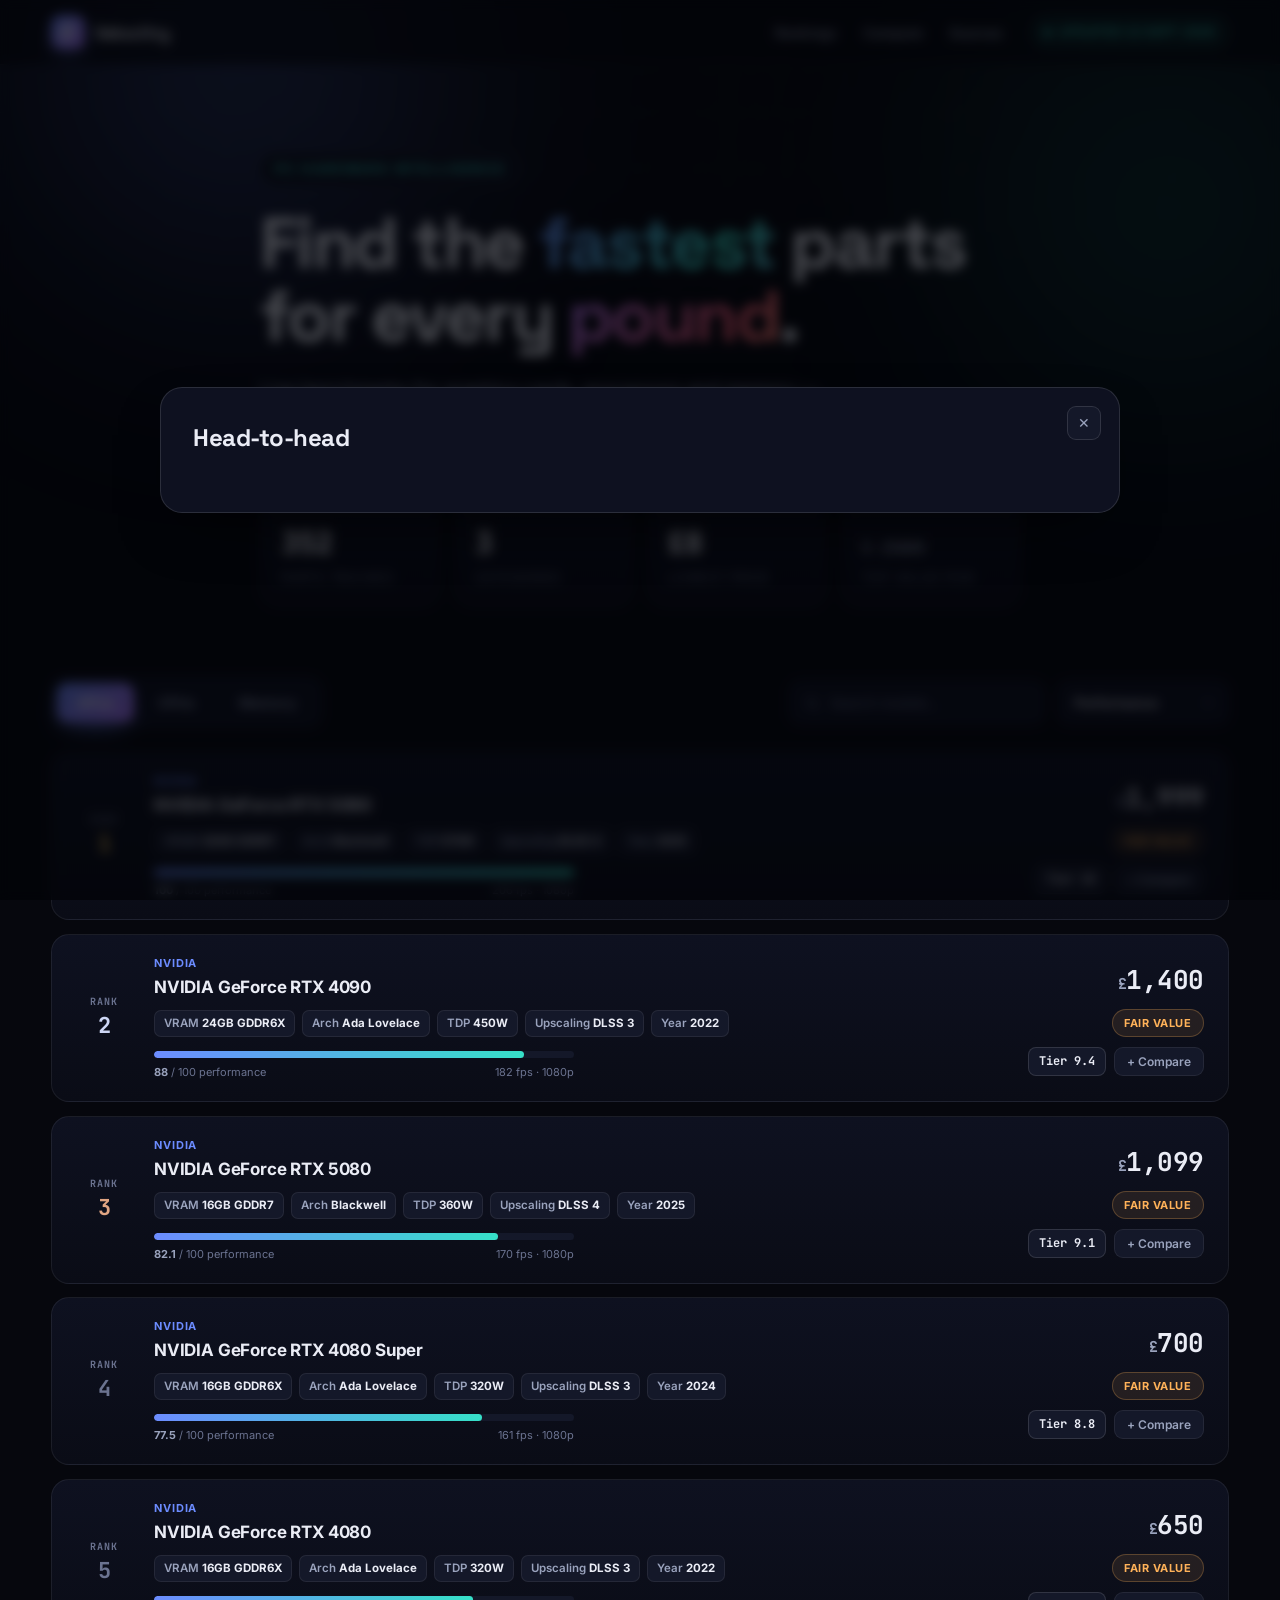
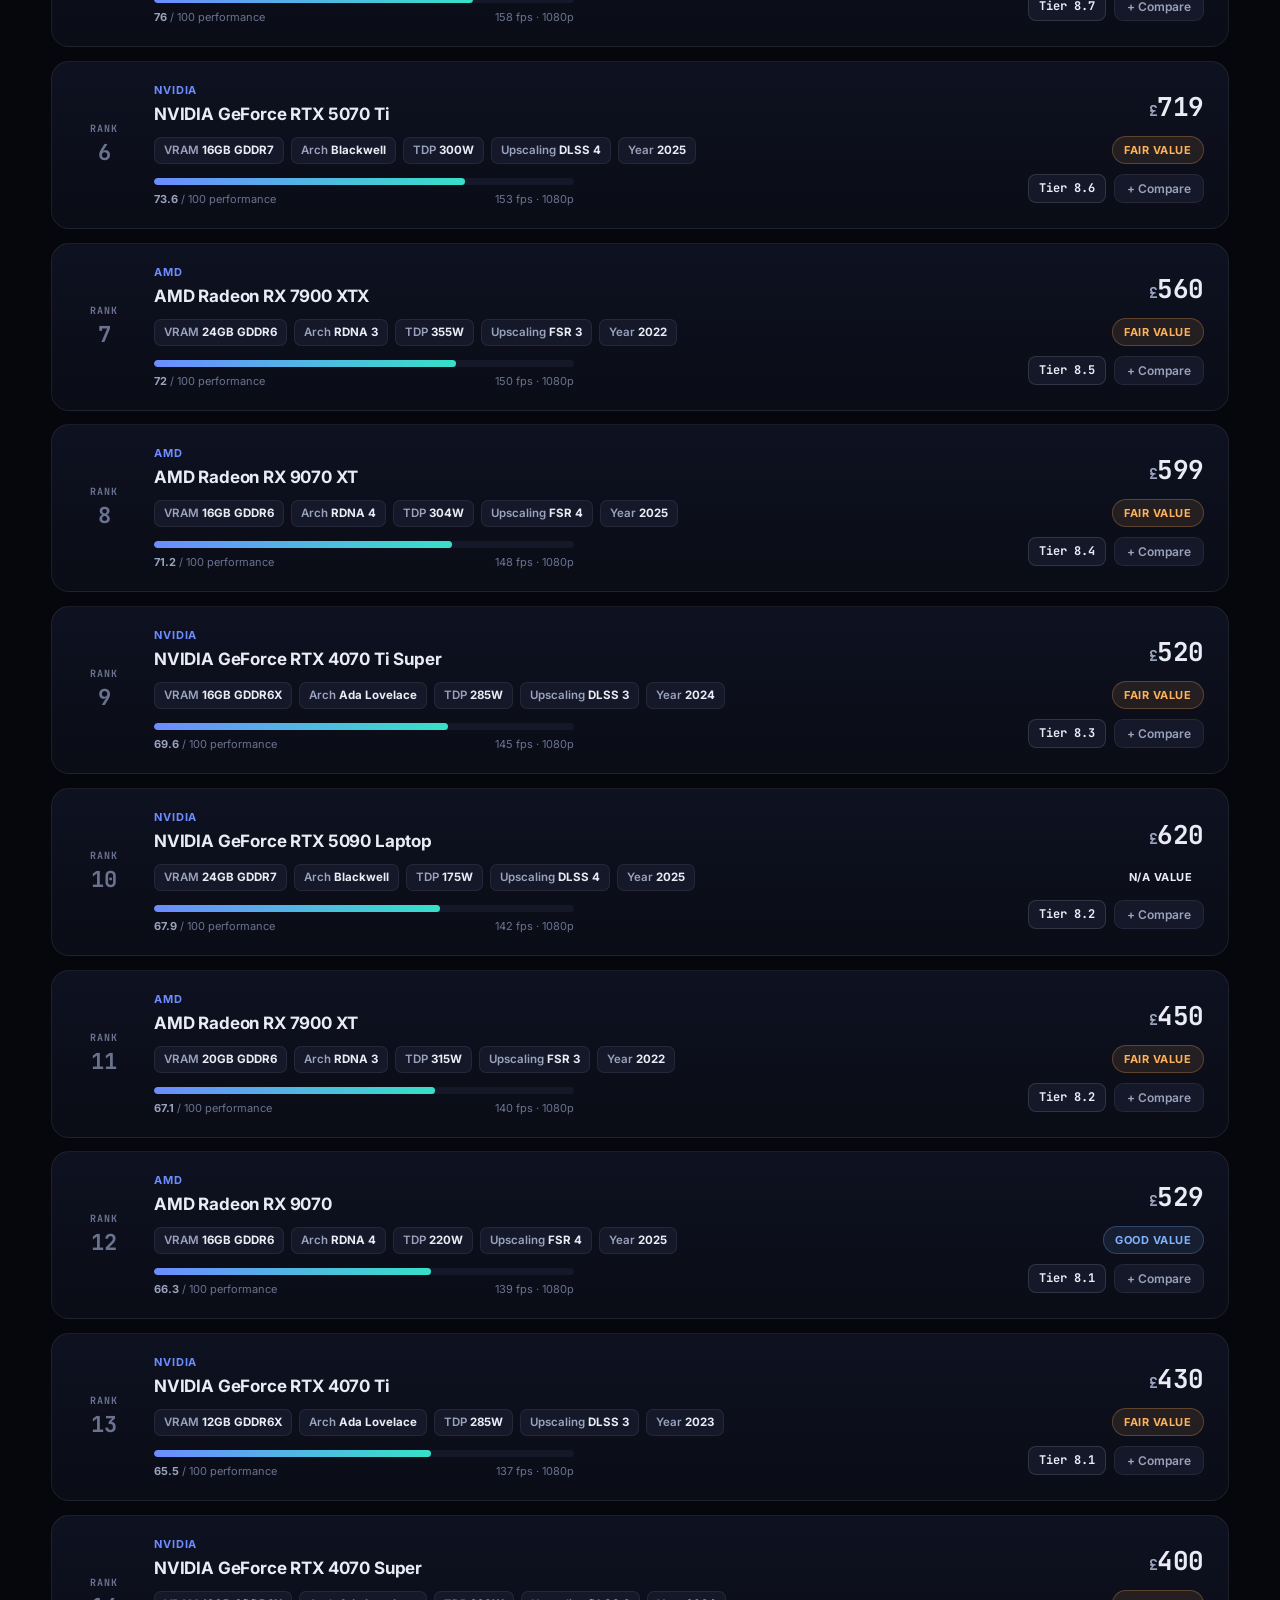
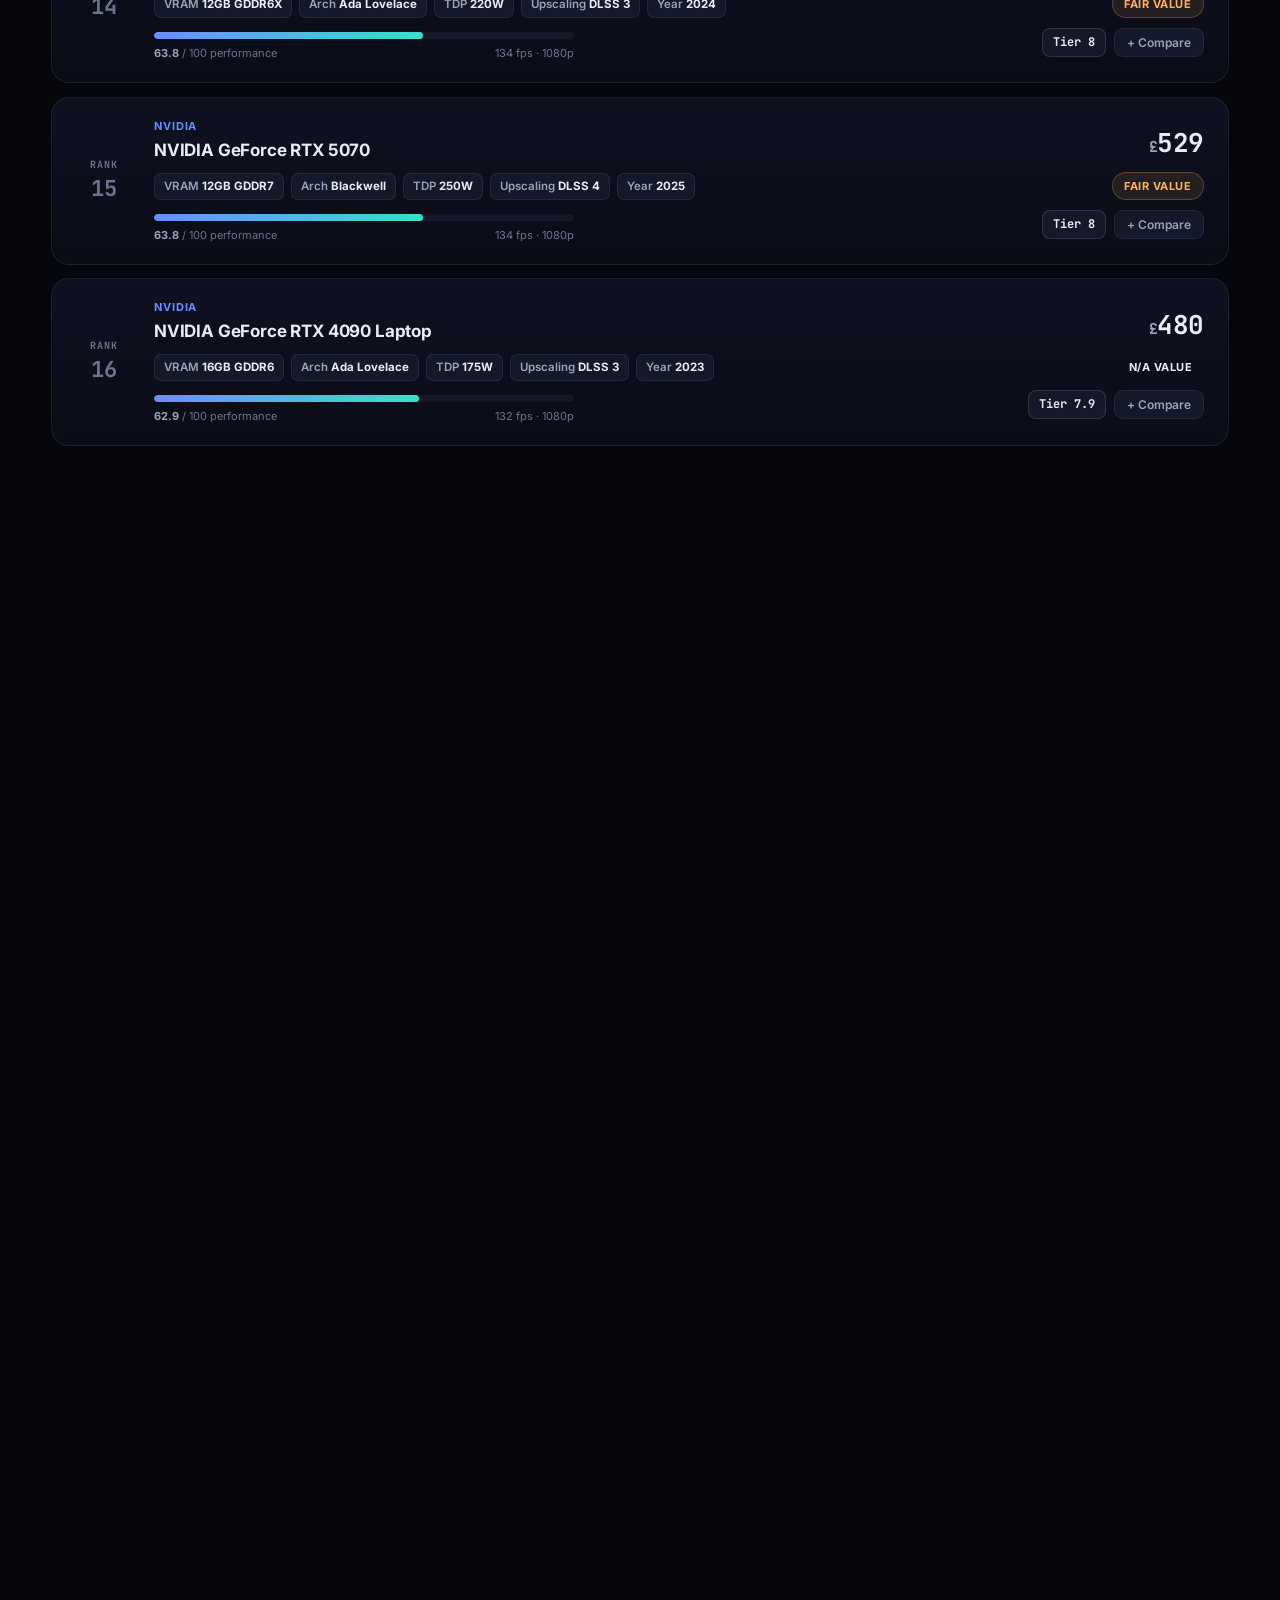
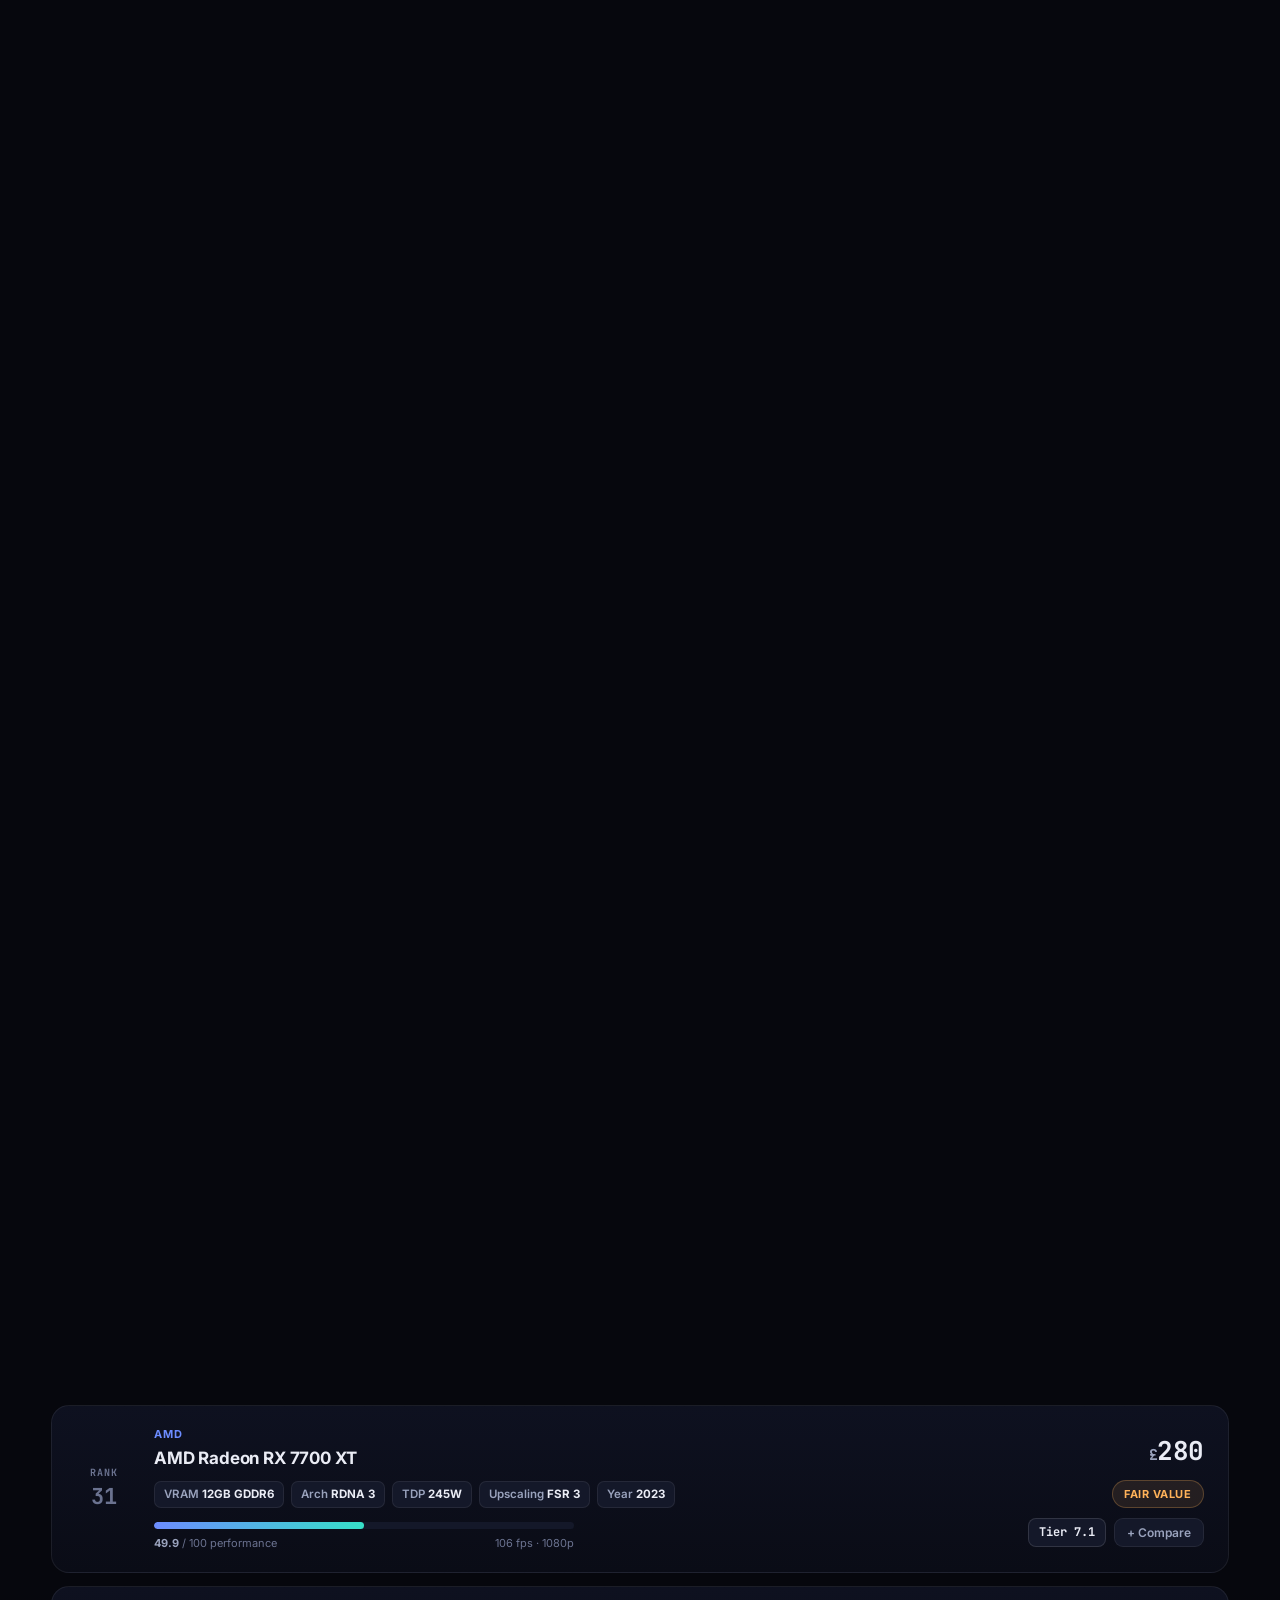
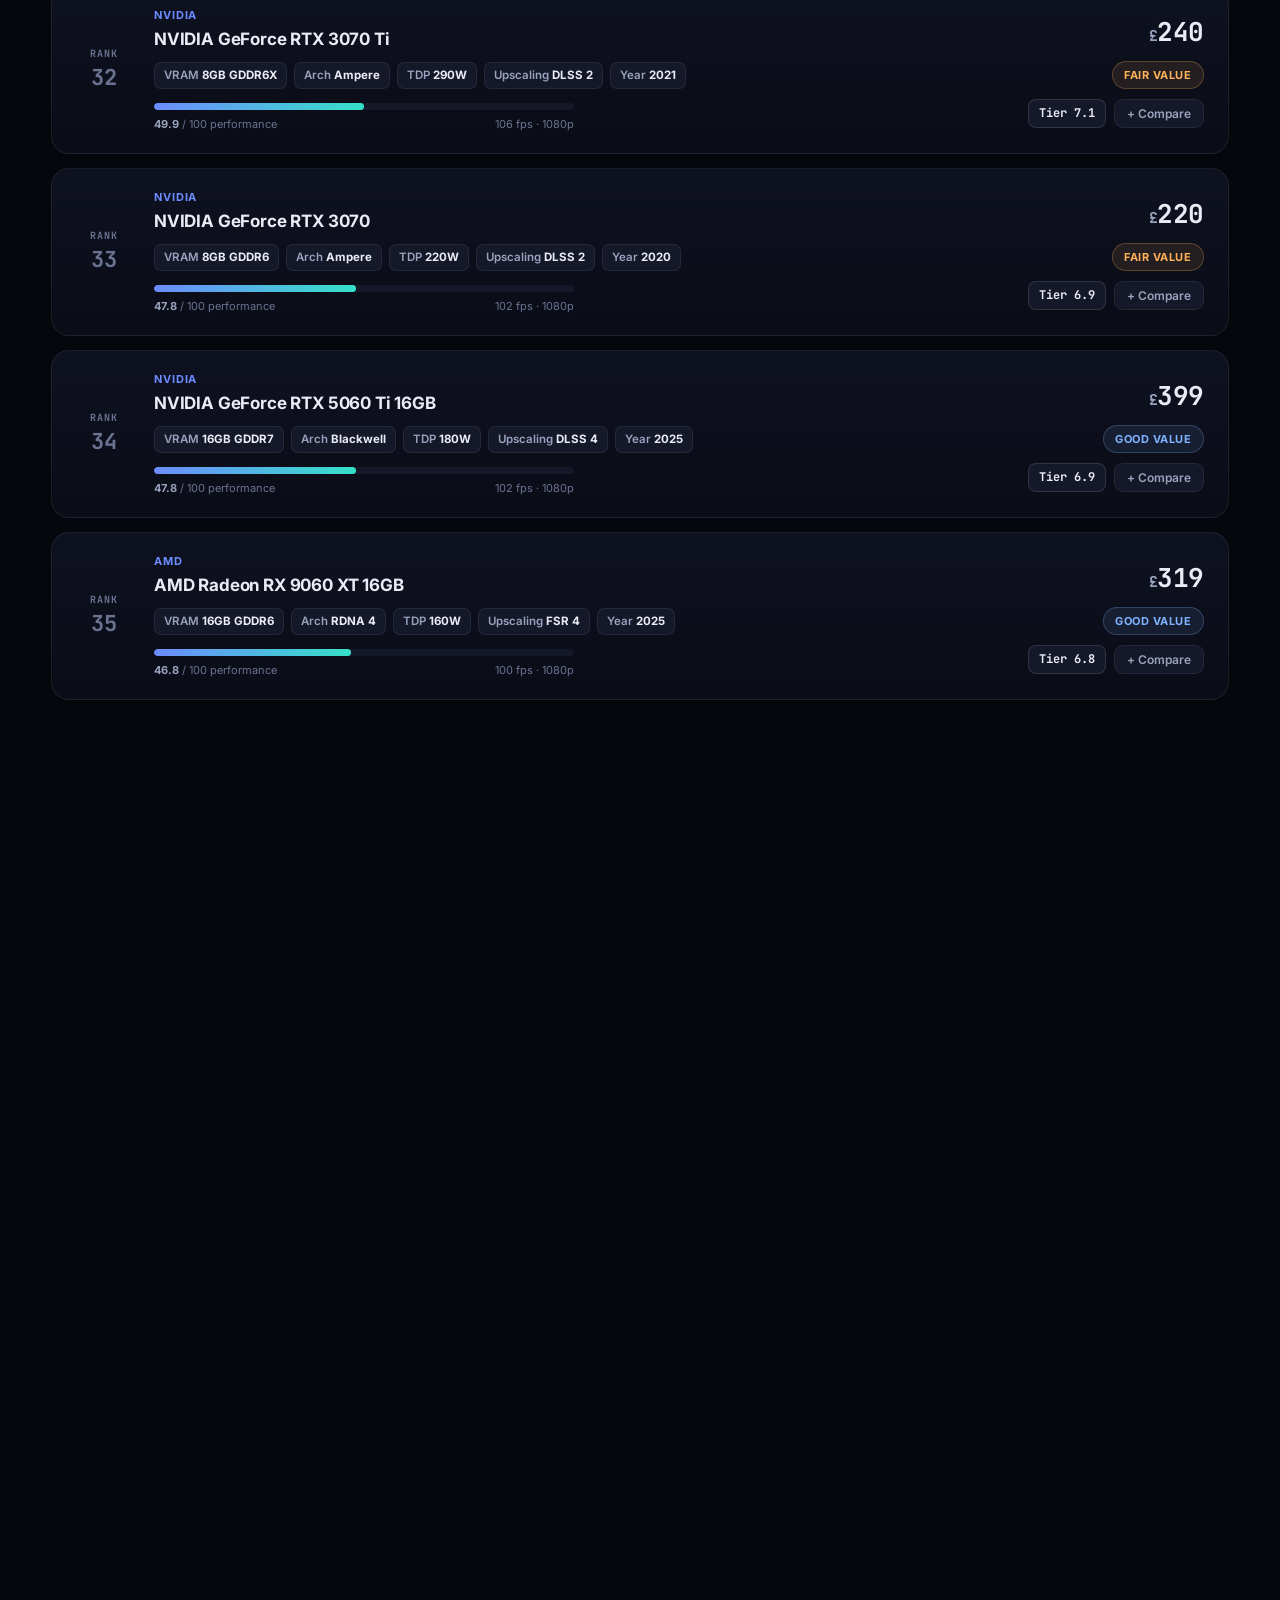
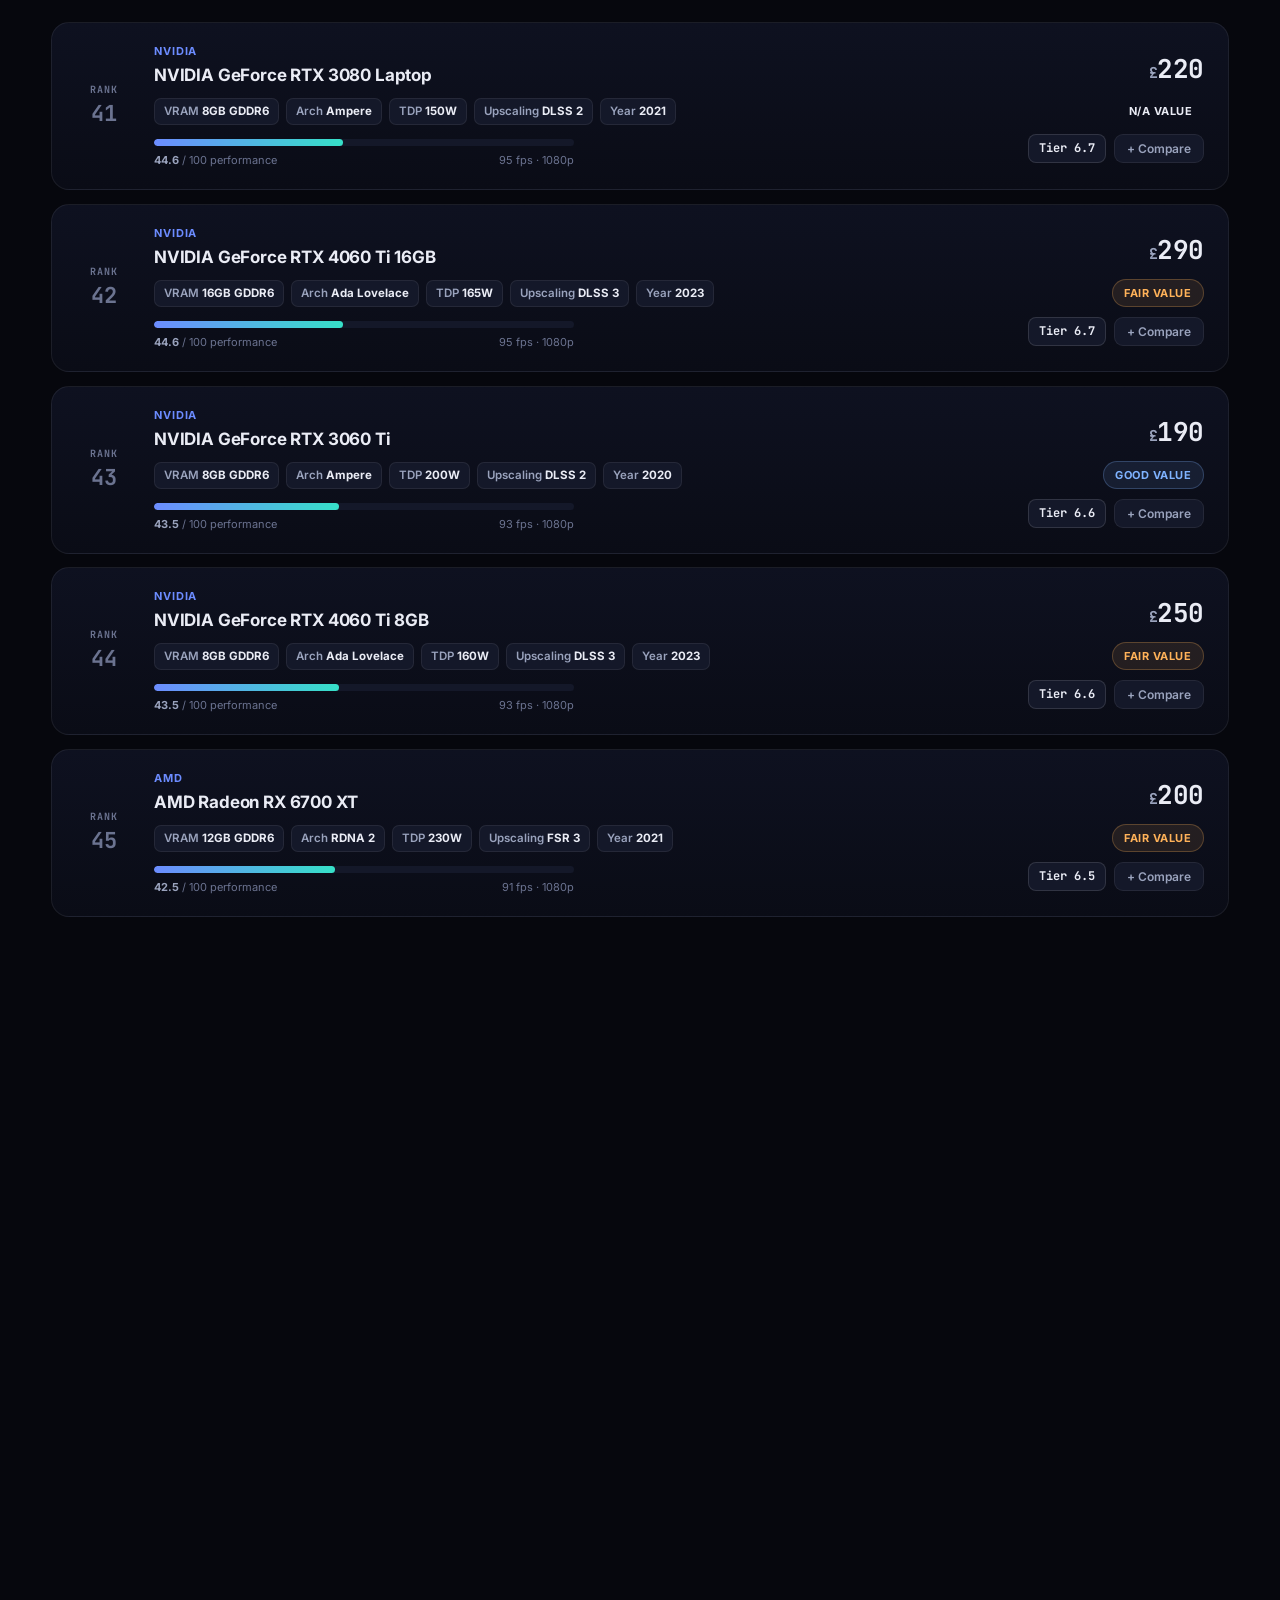
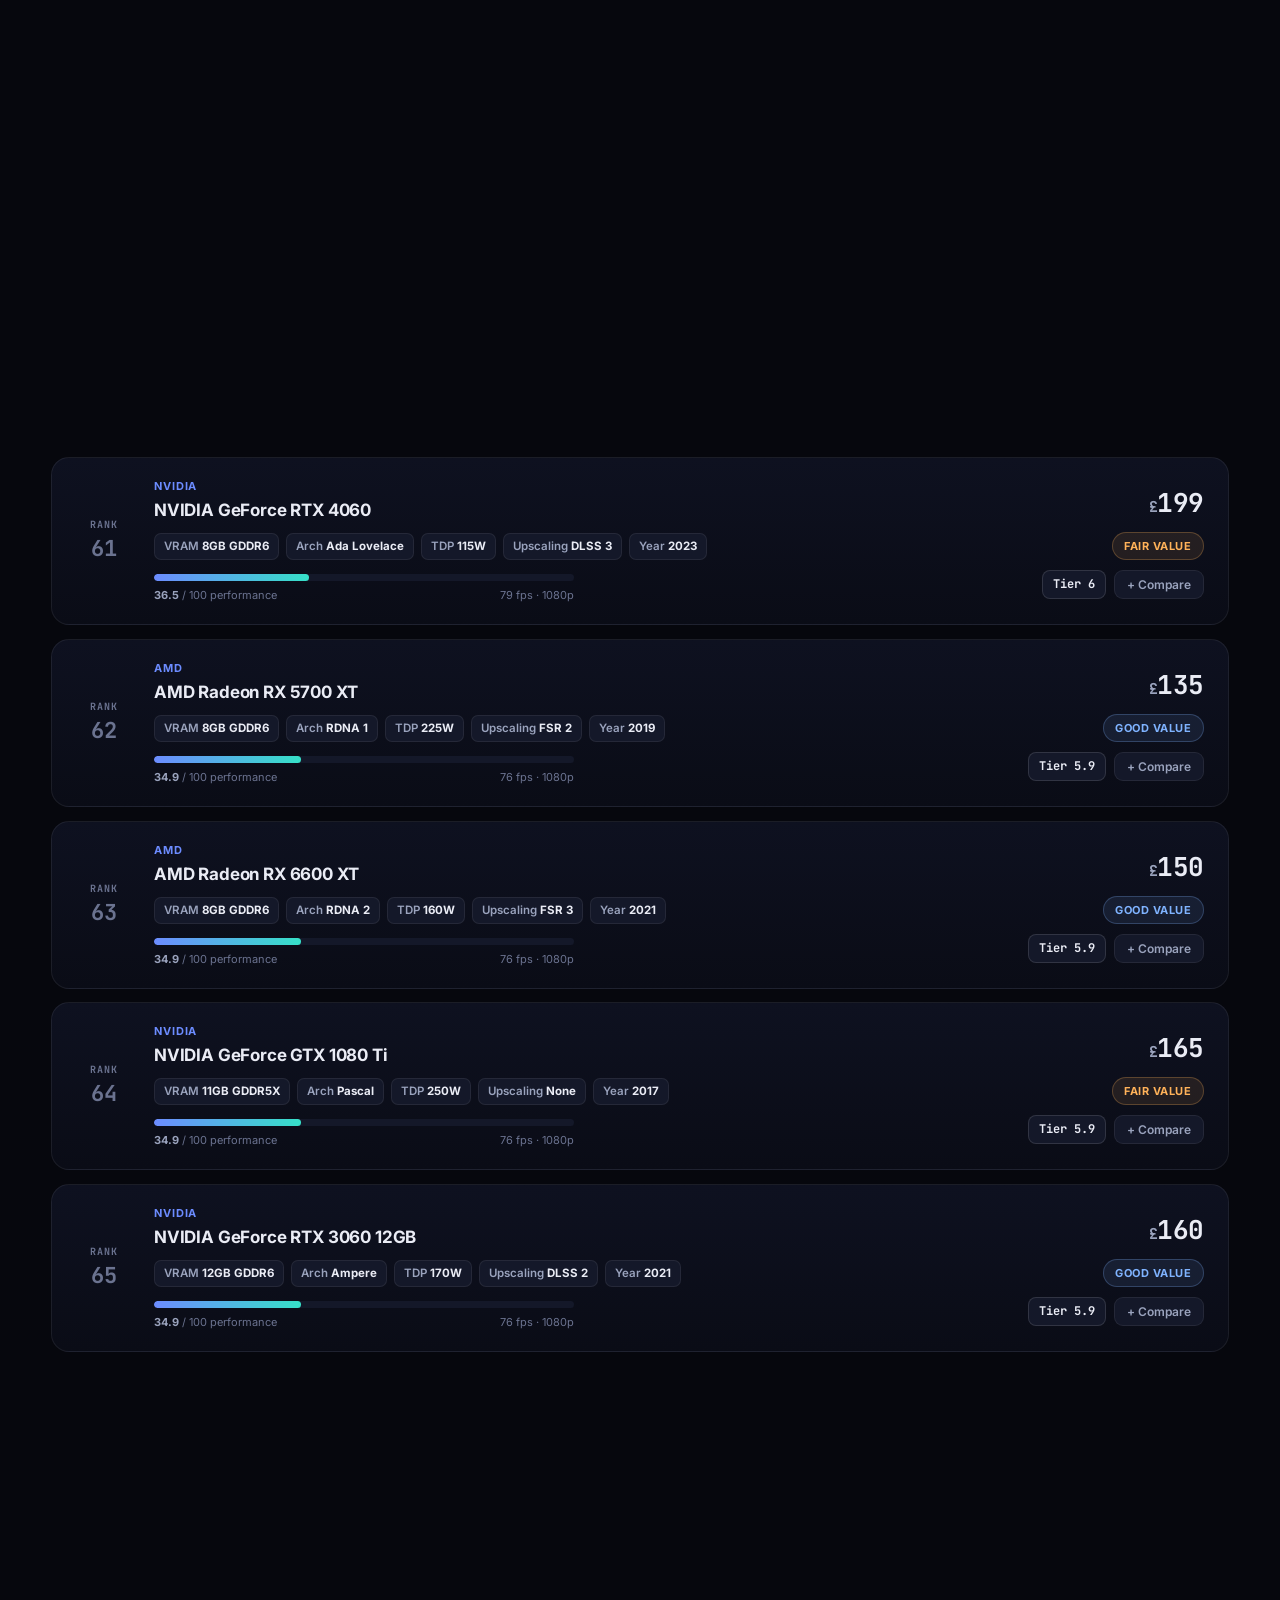
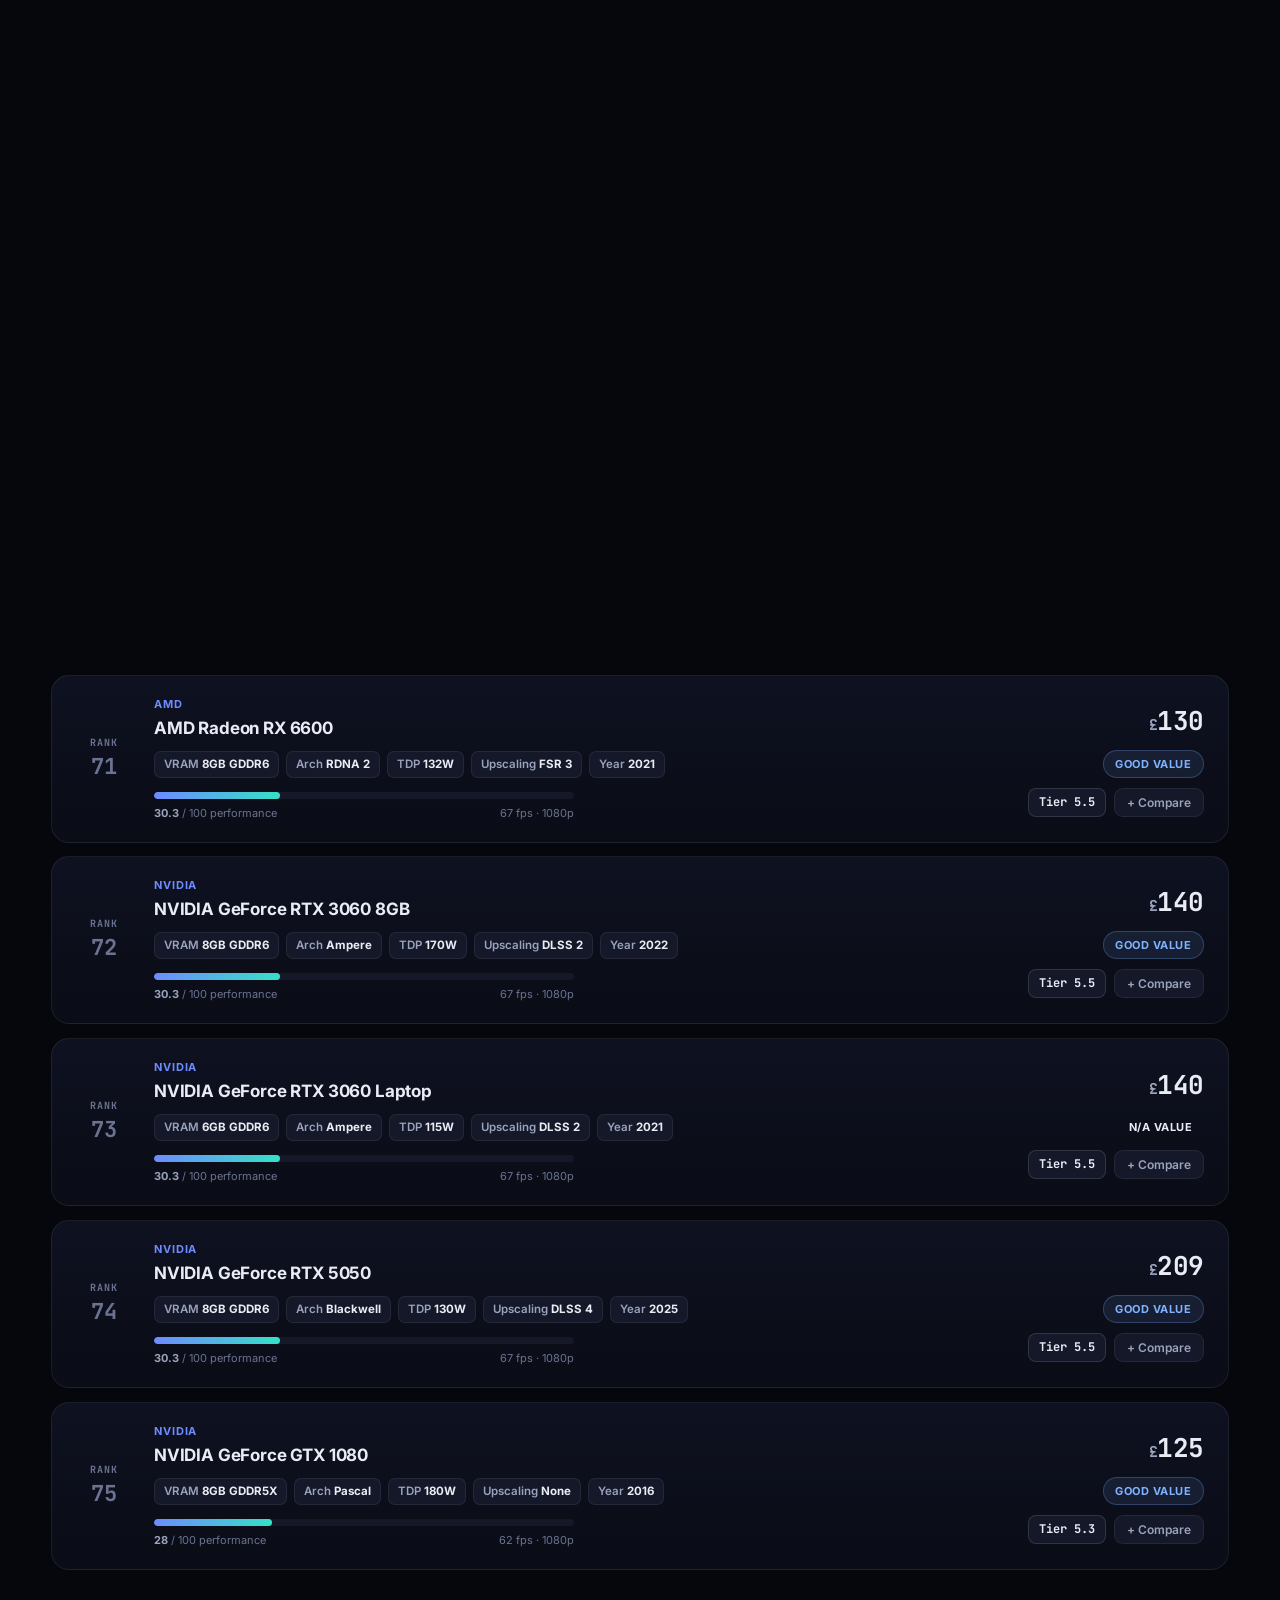
<file: index.html>
<!DOCTYPE html>
<html lang="en">
<head>
  <meta charset="UTF-8" />
  <meta name="viewport" content="width=device-width, initial-scale=1.0" />
  <title>Velocitry — PC Hardware Intelligence</title>
  <meta name="description" content="Compare GPUs, CPUs and RAM by real performance, price and value. Data refreshed daily." />
  <link rel="preconnect" href="https://fonts.googleapis.com" />
  <link rel="preconnect" href="https://fonts.gstatic.com" crossorigin />
  <link href="https://fonts.googleapis.com/css2?family=Inter:wght@400;500;600;700;800;900&family=JetBrains+Mono:wght@500;700&family=Space+Grotesk:wght@500;600;700&display=swap" rel="stylesheet" />
  <link rel="stylesheet" href="styles.css" />
</head>
<body>
  <!-- Ambient background -->
  <div class="bg-grid" aria-hidden="true"></div>
  <div class="bg-glow bg-glow--1" aria-hidden="true"></div>
  <div class="bg-glow bg-glow--2" aria-hidden="true"></div>

  <!-- ───────────────────────── Header ───────────────────────── -->
  <header class="site-header">
    <div class="wrap header-inner">
      <a class="brand" href="#top">
        <span class="brand-mark" aria-hidden="true">
          <svg viewBox="0 0 24 24" width="22" height="22" fill="none" stroke="currentColor" stroke-width="2.2" stroke-linecap="round" stroke-linejoin="round">
            <path d="M13 2 3 14h7l-1 8 10-12h-7z" />
          </svg>
        </span>
        <span class="brand-text">Velocitry</span>
      </a>
      <nav class="header-nav">
        <a href="#leaderboard">Rankings</a>
        <a href="#compare">Compare</a>
        <a href="#sources">Sources</a>
      </nav>
      <span class="updated-pill" id="updatedPill" title="Prices auto-updated daily">
        <span class="dot"></span> live data
      </span>
    </div>
  </header>

  <!-- ───────────────────────── Hero ───────────────────────── -->
  <section class="hero" id="top">
    <div class="wrap hero-inner">
      <span class="eyebrow">PC hardware intelligence</span>
      <h1 class="hero-title">
        Find the <span class="grad-text">fastest</span> parts<br />
        for every <span class="grad-text alt">pound</span>.
      </h1>
      <p class="hero-sub">
        Live benchmarks for graphics cards, processors and memory — ranked by raw
        performance and real value. Prices refresh automatically, every day.
      </p>
      <div class="hero-stats" id="heroStats"></div>
    </div>
  </section>

  <!-- ───────────────────────── Controls ───────────────────────── -->
  <section class="controls wrap" id="leaderboard">
    <div class="tabs" id="tabs" role="tablist">
      <span class="tab-indicator" id="tabIndicator" aria-hidden="true"></span>
      <button class="tab is-active" data-cat="gpus" role="tab">GPUs</button>
      <button class="tab" data-cat="cpus" role="tab">CPUs</button>
      <button class="tab" data-cat="rams" role="tab">Memory</button>
    </div>

    <div class="controls-right">
      <label class="search">
        <svg viewBox="0 0 24 24" width="16" height="16" fill="none" stroke="currentColor" stroke-width="2" stroke-linecap="round"><circle cx="11" cy="11" r="7"/><path d="m21 21-4.3-4.3"/></svg>
        <input type="search" id="searchInput" placeholder="Search models…" autocomplete="off" />
      </label>
      <div class="select-wrap">
        <select id="sortSelect" aria-label="Sort by">
          <option value="performance_score">Performance</option>
          <option value="price_perf_ratio">Best value</option>
          <option value="price_gbp">Price: low → high</option>
          <option value="price_gbp_desc">Price: high → low</option>
          <option value="tier">Tier</option>
        </select>
        <svg viewBox="0 0 24 24" width="14" height="14" fill="none" stroke="currentColor" stroke-width="2.4" stroke-linecap="round" stroke-linejoin="round"><path d="m6 9 6 6 6-6"/></svg>
      </div>
    </div>
  </section>

  <!-- ───────────────────────── Leaderboard ───────────────────────── -->
  <main class="wrap">
    <div class="board" id="board"><!-- cards injected --></div>
    <p class="empty" id="emptyState" hidden>No parts match that search.</p>
  </main>

  <!-- ───────────────────────── Compare tray ───────────────────────── -->
  <div class="compare-tray" id="compareTray" hidden>
    <div class="wrap compare-tray-inner">
      <div class="compare-chips" id="compareChips"></div>
      <div class="compare-actions">
        <button class="btn-ghost" id="clearCompare">Clear</button>
        <button class="btn-primary" id="openCompare">Compare <span id="compareCount">0</span></button>
      </div>
    </div>
  </div>

  <!-- ───────────────────────── Compare modal ───────────────────────── -->
  <div class="modal" id="compareModal" hidden aria-modal="true" role="dialog">
    <div class="modal-backdrop" data-close></div>
    <div class="modal-card" id="compare">
      <button class="modal-close" data-close aria-label="Close">✕</button>
      <h2 class="modal-title">Head-to-head</h2>
      <div class="compare-grid" id="compareGrid"></div>
    </div>
  </div>

  <!-- ───────────────────────── Footer ───────────────────────── -->
  <footer class="site-footer" id="sources">
    <div class="wrap footer-inner">
      <div>
        <div class="brand small">
          <span class="brand-mark" aria-hidden="true">
            <svg viewBox="0 0 24 24" width="16" height="16" fill="none" stroke="currentColor" stroke-width="2.2" stroke-linecap="round" stroke-linejoin="round"><path d="M13 2 3 14h7l-1 8 10-12h-7z"/></svg>
          </span>
          <span class="brand-text">Velocitry</span>
        </div>
        <p class="footer-note" id="footerNote"></p>
      </div>
      <div class="sources" id="sourceCredits"></div>
    </div>
  </footer>

  <script src="app.js"></script>
</body>
</html>
</file>
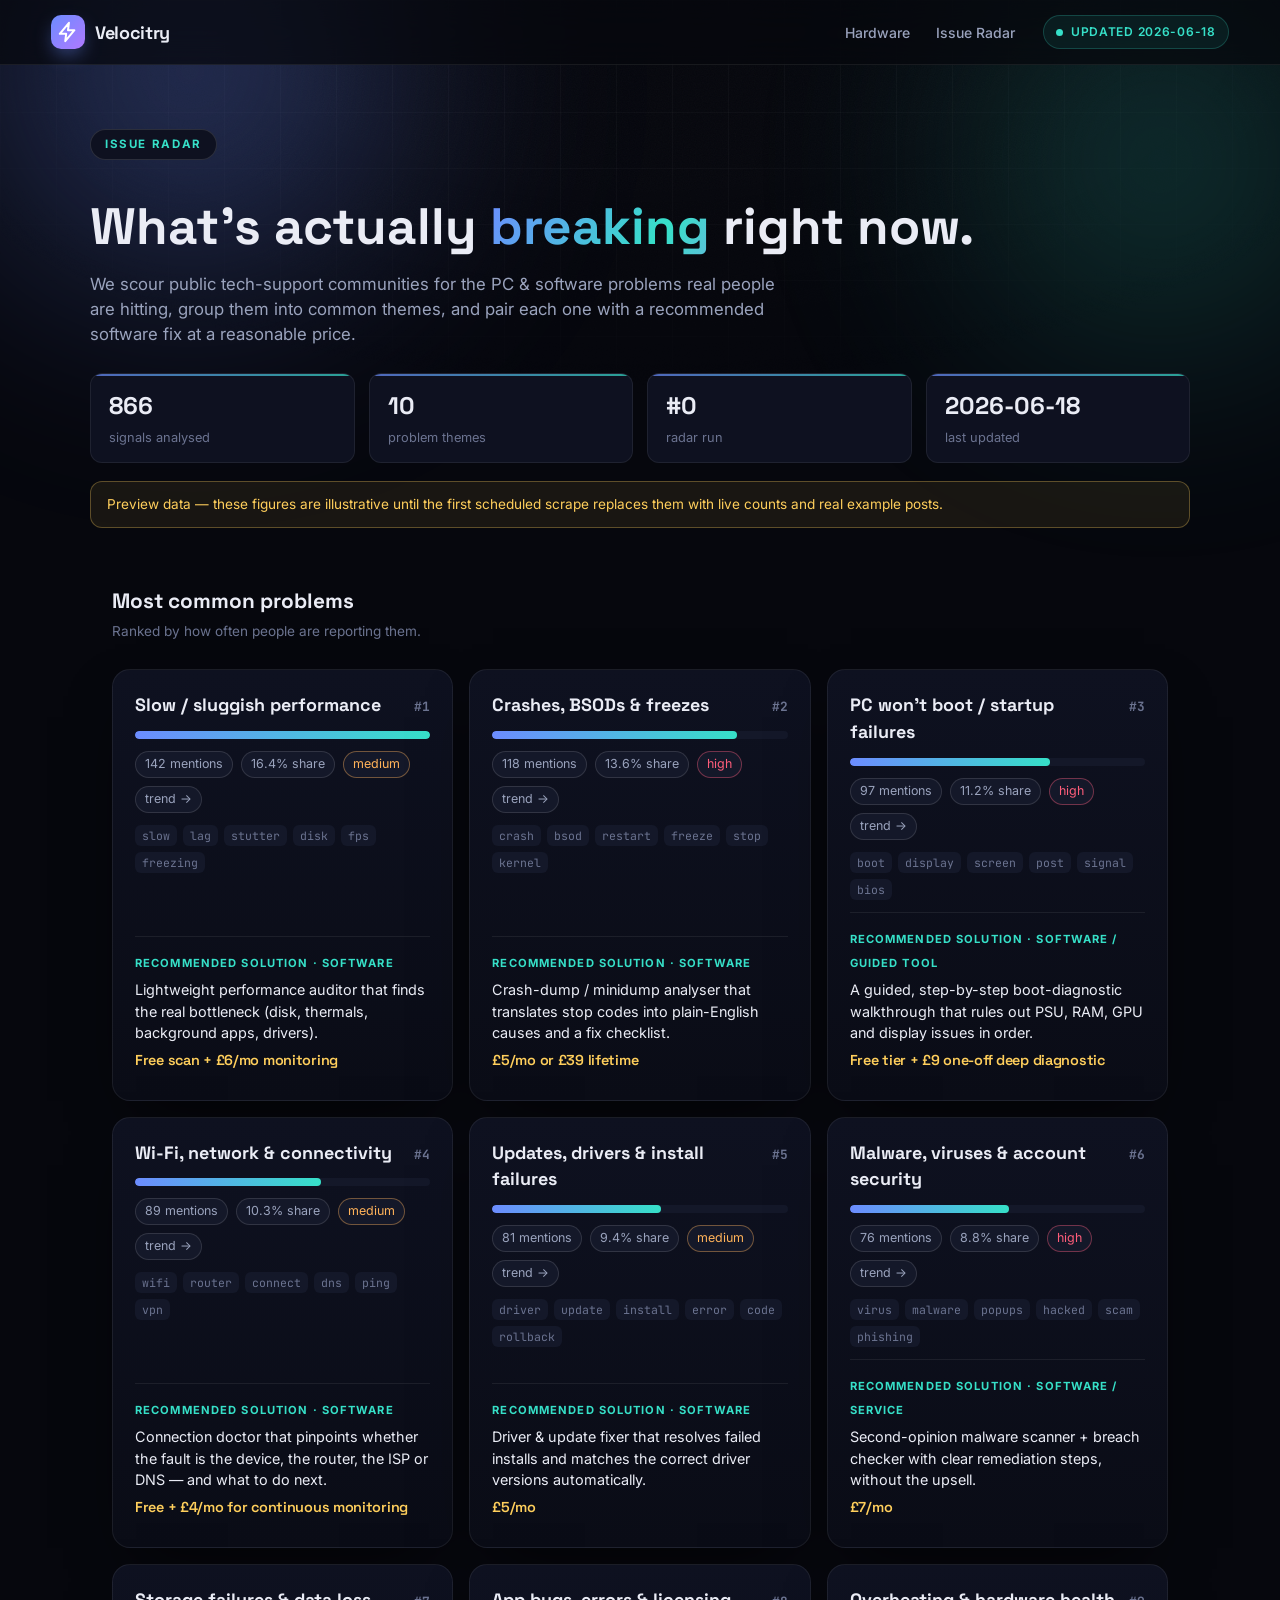
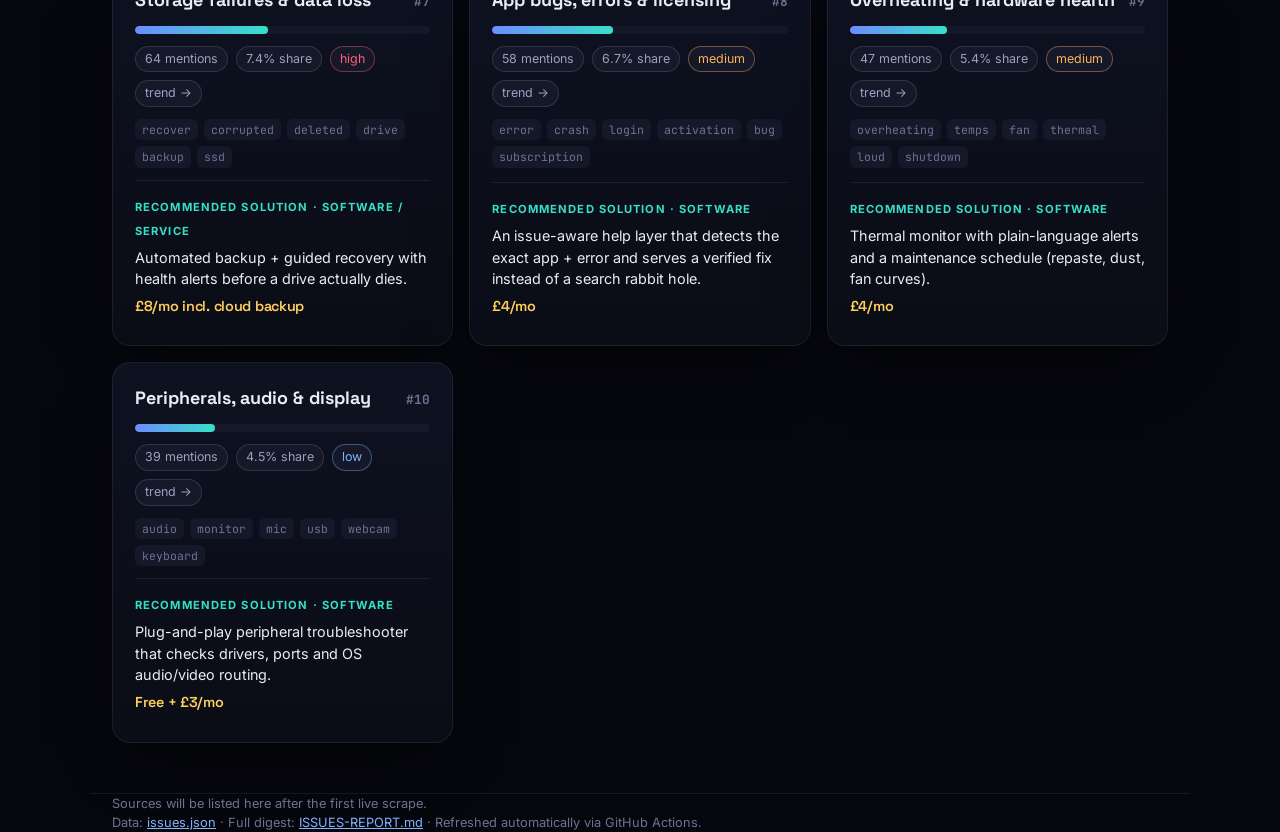
<file: web/issues.html>
<!DOCTYPE html>
<html lang="en">
<head>
  <meta charset="UTF-8" />
  <meta name="viewport" content="width=device-width, initial-scale=1.0" />
  <title>Velocitry — Issue Radar</title>
  <meta name="description" content="The most common PC & software problems people are facing right now — with recommended software solutions at a reasonable price." />
  <link rel="preconnect" href="https://fonts.googleapis.com" />
  <link rel="preconnect" href="https://fonts.gstatic.com" crossorigin />
  <link href="https://fonts.googleapis.com/css2?family=Inter:wght@400;500;600;700;800;900&family=JetBrains+Mono:wght@500;700&family=Space+Grotesk:wght@500;600;700&display=swap" rel="stylesheet" />
  <link rel="stylesheet" href="styles.css" />
  <style>
    /* ── Issue Radar page-specific styles (reuse the global design tokens) ── */
    .radar-wrap { max-width: 1100px; margin: 0 auto; padding: 0 22px; }

    .radar-hero { padding: 64px 0 28px; }
    .radar-hero .eyebrow { color: var(--accent-2); font-weight: 700; letter-spacing: .14em;
      text-transform: uppercase; font-size: .72rem; }
    .radar-hero h1 { font-family: var(--display); font-size: clamp(2rem, 5vw, 3.2rem);
      line-height: 1.05; margin: .35em 0; }
    .radar-hero p { color: var(--muted); max-width: 64ch; font-size: 1.05rem; }

    .radar-stats { display: flex; flex-wrap: wrap; gap: 14px; margin-top: 26px; }
    .stat { background: var(--surface); border: 1px solid var(--line); border-radius: var(--radius-sm);
      padding: 14px 18px; min-width: 150px; }
    .stat b { display: block; font-family: var(--display); font-size: 1.5rem; color: var(--text); }
    .stat span { color: var(--faint); font-size: .8rem; }

    .preview-banner { margin: 18px 0 0; padding: 12px 16px; border-radius: var(--radius-sm);
      background: rgba(255,207,92,.08); border: 1px solid rgba(255,207,92,.3);
      color: var(--gold); font-size: .85rem; }

    .theme-grid { display: grid; gap: 16px; grid-template-columns: repeat(auto-fill, minmax(330px, 1fr));
      padding: 14px 0 50px; }
    .theme-card { background: linear-gradient(180deg, var(--surface), var(--bg-2));
      border: 1px solid var(--line); border-radius: var(--radius); padding: 22px;
      box-shadow: var(--shadow); display: flex; flex-direction: column; gap: 12px; }
    .theme-top { display: flex; align-items: baseline; justify-content: space-between; gap: 10px; }
    .theme-card h3 { font-family: var(--display); font-size: 1.12rem; margin: 0; }
    .rank { font-family: 'JetBrains Mono', monospace; color: var(--faint); font-size: .8rem; }

    .bar { height: 8px; border-radius: 6px; background: var(--surface-2); overflow: hidden; }
    .bar > i { display: block; height: 100%; border-radius: 6px;
      background: linear-gradient(90deg, var(--accent), var(--accent-2)); }
    .theme-meta { display: flex; flex-wrap: wrap; gap: 8px; font-size: .78rem; color: var(--muted); }
    .pill { padding: 3px 9px; border-radius: 999px; border: 1px solid var(--line-2); background: var(--surface-2); }
    .pill.sev-high { color: var(--hot); border-color: rgba(255,93,122,.4); }
    .pill.sev-medium { color: var(--fair); border-color: rgba(255,178,89,.4); }
    .pill.sev-low { color: var(--good); border-color: rgba(127,179,255,.4); }
    .pill.trend-up { color: var(--hot); }
    .pill.trend-down { color: var(--excellent); }

    .kw { display: flex; flex-wrap: wrap; gap: 6px; }
    .kw span { font-family: 'JetBrains Mono', monospace; font-size: .72rem; color: var(--faint);
      background: var(--surface-2); border-radius: 6px; padding: 2px 7px; }

    .rec { margin-top: auto; padding-top: 12px; border-top: 1px solid var(--line); }
    .rec .label { color: var(--accent-2); font-size: .7rem; text-transform: uppercase;
      letter-spacing: .1em; font-weight: 700; }
    .rec p { margin: 6px 0; color: var(--text); font-size: .9rem; }
    .rec .price { font-family: var(--display); color: var(--gold); font-weight: 600; }

    .examples { font-size: .82rem; }
    .examples a { color: var(--good); text-decoration: none; display: block; margin-top: 4px;
      overflow: hidden; text-overflow: ellipsis; white-space: nowrap; }
    .examples a:hover { text-decoration: underline; }

    .section-title { font-family: var(--display); font-size: 1.3rem; margin: 30px 0 4px; }
    .section-sub { color: var(--faint); font-size: .85rem; margin: 0 0 14px; }
    footer { color: var(--faint); font-size: .8rem; padding: 30px 0 60px; border-top: 1px solid var(--line); }
    footer a { color: var(--good); }
  </style>
</head>
<body>
  <div class="bg-grid" aria-hidden="true"></div>
  <div class="bg-glow bg-glow--1" aria-hidden="true"></div>
  <div class="bg-glow bg-glow--2" aria-hidden="true"></div>

  <header class="site-header">
    <div class="wrap header-inner">
      <a class="brand" href="index.html">
        <span class="brand-mark" aria-hidden="true">
          <svg viewBox="0 0 24 24" width="22" height="22" fill="none" stroke="currentColor" stroke-width="2.2" stroke-linecap="round" stroke-linejoin="round">
            <path d="M13 2 3 14h7l-1 8 10-12h-7z" />
          </svg>
        </span>
        <span class="brand-text">Velocitry</span>
      </a>
      <nav class="header-nav">
        <a href="index.html">Hardware</a>
        <a href="issues.html">Issue Radar</a>
      </nav>
      <span class="updated-pill" id="updatedPill"><span class="dot"></span> live data</span>
    </div>
  </header>

  <section class="radar-hero radar-wrap">
    <span class="eyebrow">Issue Radar</span>
    <h1>What's actually <span class="grad-text">breaking</span> right now.</h1>
    <p>We scour public tech-support communities for the PC &amp; software problems
       real people are hitting, group them into common themes, and pair each one
       with a recommended software fix at a reasonable price.</p>
    <div class="radar-stats" id="stats"></div>
    <div class="preview-banner" id="previewBanner" hidden></div>
  </section>

  <section class="radar-wrap">
    <h2 class="section-title">Most common problems</h2>
    <p class="section-sub" id="rankSub">Ranked by how often people are reporting them.</p>
    <div class="theme-grid" id="themes"></div>
  </section>

  <footer class="radar-wrap">
    <span id="sourcesLine"></span>
    <p>Data: <a href="../issues.json">issues.json</a> · Full digest: <a href="../ISSUES-REPORT.md">ISSUES-REPORT.md</a> · Refreshed automatically via GitHub Actions.</p>
  </footer>

  <script>
    const sevClass = s => 'sev-' + (s || 'low');
    const trendClass = t => t && t.startsWith('+') ? 'trend-up' : (t && t.startsWith('-') ? 'trend-down' : '');

    async function load() {
      let data;
      try {
        const res = await fetch('../issues.json', { cache: 'no-store' });
        data = await res.json();
      } catch (e) {
        document.getElementById('themes').innerHTML =
          '<p style="color:var(--muted)">Could not load issues.json — run the Issue Radar first.</p>';
        return;
      }

      const meta = data._meta || {};
      const themes = data.themes || [];
      const max = Math.max(1, ...themes.map(t => t.mentions || 0));

      // Header stats
      document.getElementById('stats').innerHTML = `
        <div class="stat"><b>${(meta.total_signals || 0).toLocaleString()}</b><span>signals analysed</span></div>
        <div class="stat"><b>${themes.length}</b><span>problem themes</span></div>
        <div class="stat"><b>#${meta.run_count ?? 0}</b><span>radar run</span></div>
        <div class="stat"><b>${meta.last_updated || '—'}</b><span>last updated</span></div>`;

      if (meta.preview) {
        const banner = document.getElementById('previewBanner');
        banner.hidden = false;
        banner.textContent = 'Preview data — these figures are illustrative until the first scheduled scrape replaces them with live counts and real example posts.';
      }

      // Theme cards
      document.getElementById('themes').innerHTML = themes.map((t, i) => `
        <article class="theme-card">
          <div class="theme-top">
            <h3>${t.label}</h3>
            <span class="rank">#${i + 1}</span>
          </div>
          <div class="bar"><i style="width:${Math.round((t.mentions / max) * 100)}%"></i></div>
          <div class="theme-meta">
            <span class="pill">${t.mentions} mentions</span>
            <span class="pill">${t.share_pct}% share</span>
            <span class="pill ${sevClass(t.severity)}">${t.severity}</span>
            <span class="pill ${trendClass(t.trend)}">trend ${t.trend}</span>
          </div>
          <div class="kw">${(t.top_keywords || []).map(k => `<span>${k}</span>`).join('')}</div>
          ${(t.examples && t.examples.length) ? `<div class="examples">${
            t.examples.map(e => `<a href="${e.url}" target="_blank" rel="noopener">${e.title} · ${e.source}</a>`).join('')
          }</div>` : ''}
          <div class="rec">
            <span class="label">Recommended solution · ${t.recommendation.solution_type}</span>
            <p>${t.recommendation.summary}</p>
            <p class="price">${t.recommendation.suggested_price_gbp}</p>
          </div>
        </article>`).join('');

      // Footer sources
      const src = (meta.sources_polled || []);
      document.getElementById('sourcesLine').textContent = src.length
        ? `Sources polled: ${src.join(', ')}.`
        : 'Sources will be listed here after the first live scrape.';

      document.getElementById('updatedPill').innerHTML =
        `<span class="dot"></span> updated ${meta.last_updated || ''}`;
    }
    load();
  </script>
</body>
</html>
</file>
<file: styles.css>
/* ============================================================
   Velocitry — modern dark/tech UI
   A self-contained reference design built on benchmarks.json
   ============================================================ */

:root {
  /* Surfaces */
  --bg:        #06070d;
  --bg-2:      #0a0c16;
  --surface:   #0e1120;
  --surface-2: #141829;
  --line:      rgba(255, 255, 255, 0.07);
  --line-2:    rgba(255, 255, 255, 0.12);

  /* Text */
  --text:      #eaecf5;
  --muted:     #9aa3bd;
  --faint:     #6b7390;

  /* Brand / accents */
  --accent:    #6c8cff;     /* electric indigo */
  --accent-2:  #36e0c8;     /* cyan-teal */
  --accent-3:  #b079ff;     /* violet */
  --hot:       #ff5d7a;     /* price / heat */
  --gold:      #ffcf5c;

  /* Value labels */
  --excellent: #38e0a6;
  --good:      #7fb3ff;
  --fair:      #ffb259;

  --radius:    18px;
  --radius-sm: 12px;
  --shadow:    0 24px 60px -24px rgba(0, 0, 0, 0.8);
  --ease:      cubic-bezier(0.22, 1, 0.36, 1);
  --display:   'Space Grotesk', 'Inter', sans-serif;
}

* { box-sizing: border-box; margin: 0; padding: 0; }

html { scroll-behavior: smooth; }

body {
  font-family: 'Inter', system-ui, -apple-system, sans-serif;
  background: var(--bg);
  color: var(--text);
  line-height: 1.5;
  -webkit-font-smoothing: antialiased;
  overflow-x: hidden;
  min-height: 100vh;
}

.wrap { width: min(1180px, 92vw); margin-inline: auto; }

/* ───────────── Ambient background ───────────── */
.bg-grid {
  position: fixed; inset: 0; z-index: -2;
  background-image:
    linear-gradient(rgba(255,255,255,0.025) 1px, transparent 1px),
    linear-gradient(90deg, rgba(255,255,255,0.025) 1px, transparent 1px);
  background-size: 56px 56px;
  mask-image: radial-gradient(ellipse 90% 60% at 50% 0%, #000 30%, transparent 75%);
}
.bg-glow {
  position: fixed; z-index: -1; border-radius: 50%;
  filter: blur(120px); opacity: 0.5; pointer-events: none;
}
.bg-glow--1 {
  width: 620px; height: 620px; top: -240px; left: -120px;
  background: radial-gradient(circle, var(--accent), transparent 65%);
}
.bg-glow--2 {
  width: 560px; height: 560px; top: -120px; right: -160px;
  background: radial-gradient(circle, var(--accent-2), transparent 65%);
  opacity: 0.32;
}
/* Fine film grain for a premium, less-flat feel (pure SVG, no asset file) */
.bg-grid::after {
  content: ''; position: fixed; inset: 0; z-index: 0; pointer-events: none;
  opacity: 0.035; mix-blend-mode: overlay;
  background-image: url("data:image/svg+xml,%3Csvg xmlns='http://www.w3.org/2000/svg' width='160' height='160'%3E%3Cfilter id='n'%3E%3CfeTurbulence type='fractalNoise' baseFrequency='0.85' numOctaves='3' stitchTiles='stitch'/%3E%3C/filter%3E%3Crect width='100%25' height='100%25' filter='url(%23n)'/%3E%3C/svg%3E");
}

/* Scroll reveal — progressively enhanced; without JS everything stays visible */
.reveal { opacity: 0; transform: translateY(20px); transition: opacity 0.7s var(--ease), transform 0.7s var(--ease); }
.reveal.in { opacity: 1; transform: none; }

/* ───────────── Header ───────────── */
.site-header {
  position: sticky; top: 0; z-index: 50;
  backdrop-filter: blur(16px);
  background: rgba(6, 7, 13, 0.72);
  border-bottom: 1px solid var(--line);
}
.header-inner { display: flex; align-items: center; gap: 28px; height: 64px; }

.brand { display: flex; align-items: center; gap: 10px; text-decoration: none; color: var(--text); font-weight: 800; }
.brand-mark {
  display: grid; place-items: center; width: 34px; height: 34px; border-radius: 10px;
  background: linear-gradient(135deg, var(--accent), var(--accent-3));
  color: #fff; box-shadow: 0 8px 22px -8px var(--accent);
}
.brand-text { font-size: 18px; letter-spacing: -0.02em; }
.brand.small .brand-mark { width: 26px; height: 26px; border-radius: 8px; }
.brand.small .brand-text { font-size: 15px; }

.header-nav { display: flex; gap: 26px; margin-left: auto; }
.header-nav a {
  color: var(--muted); text-decoration: none; font-size: 14px; font-weight: 500;
  transition: color 0.2s;
}
.header-nav a:hover { color: var(--text); }

.updated-pill {
  display: inline-flex; align-items: center; gap: 8px;
  font-size: 12px; font-weight: 600; color: var(--accent-2);
  padding: 7px 12px; border-radius: 999px;
  background: rgba(54, 224, 200, 0.08);
  border: 1px solid rgba(54, 224, 200, 0.22);
  text-transform: uppercase; letter-spacing: 0.06em;
}
.updated-pill .dot {
  width: 7px; height: 7px; border-radius: 50%; background: var(--accent-2);
  box-shadow: 0 0 0 0 rgba(54,224,200,0.6); animation: pulse 2s infinite;
}
@keyframes pulse {
  0%   { box-shadow: 0 0 0 0 rgba(54,224,200,0.55); }
  70%  { box-shadow: 0 0 0 8px rgba(54,224,200,0); }
  100% { box-shadow: 0 0 0 0 rgba(54,224,200,0); }
}

/* ───────────── Hero ───────────── */
.hero { padding: 88px 0 56px; }
.hero-inner { max-width: 760px; }
/* Staggered entrance on load */
.eyebrow, .hero-title, .hero-sub, .hero-stats { animation: heroIn 0.9s var(--ease) both; }
.eyebrow     { animation-delay: 0.05s; }
.hero-title  { animation-delay: 0.14s; }
.hero-sub    { animation-delay: 0.26s; }
.hero-stats  { animation-delay: 0.38s; }
@keyframes heroIn { from { opacity: 0; transform: translateY(22px); filter: blur(6px); } }
.eyebrow {
  display: inline-block; font-size: 12px; font-weight: 700; letter-spacing: 0.18em;
  text-transform: uppercase; color: var(--accent-2); margin-bottom: 22px;
  padding: 6px 14px; border: 1px solid var(--line-2); border-radius: 999px;
  background: var(--surface);
}
.hero-title {
  font-family: var(--display);
  font-size: clamp(40px, 6.5vw, 72px); line-height: 1.02; font-weight: 700;
  letter-spacing: -0.035em; margin-bottom: 22px;
}
.grad-text {
  background: linear-gradient(120deg, var(--accent), var(--accent-2), var(--accent-3), var(--accent));
  background-size: 250% auto;
  -webkit-background-clip: text; background-clip: text; color: transparent;
  animation: shimmer 7s linear infinite;
}
.grad-text.alt {
  background: linear-gradient(120deg, var(--accent-3), var(--hot), var(--gold), var(--accent-3));
  background-size: 250% auto;
  -webkit-background-clip: text; background-clip: text; color: transparent;
  animation: shimmer 8s linear infinite;
}
@keyframes shimmer { to { background-position: 250% center; } }
.hero-sub { font-size: clamp(16px, 2vw, 19px); color: var(--muted); max-width: 580px; }

.hero-stats { display: flex; flex-wrap: wrap; gap: 14px; margin-top: 40px; }
.stat {
  flex: 1 1 160px; padding: 18px 20px; border-radius: var(--radius);
  background: linear-gradient(180deg, var(--surface), var(--bg-2));
  border: 1px solid var(--line); position: relative; overflow: hidden;
}
.stat::before {
  content: ''; position: absolute; top: 0; left: 0; right: 0; height: 2px;
  background: linear-gradient(90deg, var(--accent), var(--accent-2));
  opacity: 0.7;
}
.stat-value { font-size: 30px; font-weight: 800; letter-spacing: -0.03em; font-family: 'JetBrains Mono', monospace; }
.modal-title { font-family: var(--display); }
.brand-text { font-family: var(--display); }
.stat-label { font-size: 12.5px; color: var(--faint); margin-top: 4px; text-transform: uppercase; letter-spacing: 0.06em; }
.stat-value small { font-size: 16px; color: var(--muted); font-weight: 600; }

/* ───────────── Controls ───────────── */
.controls {
  display: flex; align-items: center; justify-content: space-between; gap: 18px;
  flex-wrap: wrap; padding: 14px 0 24px; scroll-margin-top: 80px;
}
.tabs {
  display: inline-flex; padding: 5px; gap: 4px; border-radius: 14px;
  background: var(--surface); border: 1px solid var(--line);
  position: relative;
}
.tab-indicator {
  position: absolute; top: 5px; bottom: 5px; left: 0; width: 0;
  border-radius: 10px; z-index: 0;
  background: linear-gradient(135deg, var(--accent), var(--accent-3));
  box-shadow: 0 10px 24px -10px var(--accent);
  transition: left 0.4s var(--ease), width 0.4s var(--ease);
}
.tab {
  border: 0; background: transparent; color: var(--muted); cursor: pointer;
  font: inherit; font-weight: 600; font-size: 14px; padding: 9px 20px;
  border-radius: 10px; transition: color 0.25s var(--ease); position: relative; z-index: 1;
}
.tab:hover { color: var(--text); }
.tab.is-active { color: #fff; }

.controls-right { display: flex; gap: 12px; flex-wrap: wrap; }
.search {
  display: flex; align-items: center; gap: 10px; padding: 0 14px;
  background: var(--surface); border: 1px solid var(--line); border-radius: 12px;
  color: var(--faint); transition: border-color 0.2s;
}
.search:focus-within { border-color: var(--accent); }
.search input {
  border: 0; background: transparent; color: var(--text); font: inherit;
  font-size: 14px; padding: 11px 0; width: 200px; outline: none;
}
.search input::placeholder { color: var(--faint); }

.select-wrap { position: relative; display: flex; align-items: center; }
.select-wrap svg { position: absolute; right: 14px; color: var(--faint); pointer-events: none; }
.select-wrap select {
  appearance: none; background: var(--surface); border: 1px solid var(--line);
  color: var(--text); font: inherit; font-size: 14px; font-weight: 500;
  padding: 11px 38px 11px 16px; border-radius: 12px; cursor: pointer; outline: none;
  transition: border-color 0.2s;
}
.select-wrap select:focus { border-color: var(--accent); }

/* ───────────── Board / cards ───────────── */
.board { display: grid; gap: 14px; padding-bottom: 120px; }

/* Reveal wrapper — staggered as cards scroll into view */
.card-wrap {
  opacity: 0; transform: translateY(30px);
  transition: opacity 0.6s var(--ease), transform 0.6s var(--ease);
  transition-delay: calc(min(var(--i, 0), 8) * 45ms);
}
.card-wrap.in { opacity: 1; transform: none; }

.card {
  position: relative; display: grid;
  grid-template-columns: 56px 1fr auto; gap: 22px; align-items: center;
  padding: 20px 24px; border-radius: var(--radius);
  background: linear-gradient(180deg, var(--surface), var(--bg-2));
  border: 1px solid var(--line);
  transform: perspective(1400px) rotateX(var(--rx, 0deg)) rotateY(var(--ry, 0deg));
  transition: transform 0.18s var(--ease), border-color 0.3s, box-shadow 0.3s;
  will-change: transform;
}
.card:hover { border-color: var(--line-2); box-shadow: var(--shadow); }
.card > * { position: relative; z-index: 1; }
/* Cursor spotlight */
.card::before {
  content: ''; position: absolute; inset: 0; border-radius: var(--radius); z-index: 0;
  background: radial-gradient(480px circle at var(--mx, 50%) var(--my, 50%), rgba(108, 140, 255, 0.16), transparent 42%);
  opacity: 0; transition: opacity 0.35s; pointer-events: none;
}
.card:hover::before { opacity: 1; }
/* Gradient border glow */
.card::after {
  content: ''; position: absolute; inset: 0; border-radius: var(--radius); z-index: 2;
  padding: 1px; pointer-events: none; opacity: 0; transition: opacity 0.3s;
  background: linear-gradient(120deg, var(--accent), var(--accent-2));
  -webkit-mask: linear-gradient(#000 0 0) content-box, linear-gradient(#000 0 0);
  -webkit-mask-composite: xor; mask-composite: exclude;
}
.card:hover::after { opacity: 0.55; }

/* Rank */
.rank {
  font-family: 'JetBrains Mono', monospace; font-size: 22px; font-weight: 700;
  color: var(--faint); text-align: center; position: relative;
}
.rank small { display: block; font-size: 10px; color: var(--faint); letter-spacing: 0.1em; }
.card.top1 .rank { color: var(--gold); }
.card.top2 .rank { color: #cdd6f4; }
.card.top3 .rank { color: #e0a583; }

/* Main info */
.card-main { min-width: 0; }
.card-brand { font-size: 11px; font-weight: 700; letter-spacing: 0.08em; text-transform: uppercase; color: var(--accent); margin-bottom: 3px; }
.card-name { font-size: 17px; font-weight: 700; letter-spacing: -0.01em; white-space: nowrap; overflow: hidden; text-overflow: ellipsis; }

.specs { display: flex; flex-wrap: wrap; gap: 7px; margin-top: 10px; }
.chip {
  font-size: 11.5px; font-weight: 600; color: var(--muted);
  padding: 4px 9px; border-radius: 7px; background: var(--surface-2);
  border: 1px solid var(--line); white-space: nowrap;
}
.chip b { color: var(--text); font-weight: 700; }

/* Performance bar */
.perf { margin-top: 14px; max-width: 420px; }
.perf-track { height: 7px; border-radius: 999px; background: var(--surface-2); overflow: hidden; }
.perf-fill {
  height: 100%; border-radius: 999px; width: 0;
  background: linear-gradient(90deg, var(--accent), var(--accent-2));
  transition: width 1s var(--ease);
}
.perf-meta { display: flex; justify-content: space-between; font-size: 11px; color: var(--faint); margin-top: 6px; }
.perf-meta b { color: var(--muted); }

/* Right side */
.card-side { display: flex; flex-direction: column; align-items: flex-end; gap: 10px; }
.price { font-family: 'JetBrains Mono', monospace; font-size: 26px; font-weight: 700; letter-spacing: -0.02em; }
.price span { font-size: 15px; color: var(--muted); }
.value-badge {
  font-size: 11px; font-weight: 700; letter-spacing: 0.05em; text-transform: uppercase;
  padding: 5px 11px; border-radius: 999px;
}
.value-badge.Excellent { color: var(--excellent); background: rgba(56,224,166,0.1); border: 1px solid rgba(56,224,166,0.25); }
.value-badge.Good      { color: var(--good);      background: rgba(127,179,255,0.1); border: 1px solid rgba(127,179,255,0.25); }
.value-badge.Fair      { color: var(--fair);      background: rgba(255,178,89,0.1);  border: 1px solid rgba(255,178,89,0.25); }

.tier-pill {
  font-family: 'JetBrains Mono', monospace; font-size: 12px; font-weight: 700;
  color: var(--text); padding: 4px 10px; border-radius: 8px;
  background: var(--surface-2); border: 1px solid var(--line-2);
}

.card-actions { display: flex; gap: 8px; }
.compare-toggle {
  display: inline-flex; align-items: center; gap: 6px; cursor: pointer;
  font-size: 12px; font-weight: 600; color: var(--muted);
  padding: 6px 12px; border-radius: 9px; background: var(--surface-2);
  border: 1px solid var(--line); transition: all 0.2s;
  font-family: inherit;
}
.compare-toggle:hover { color: var(--text); border-color: var(--line-2); }
.compare-toggle.active { color: var(--accent-2); border-color: rgba(54,224,200,0.4); background: rgba(54,224,200,0.08); }

.empty { text-align: center; color: var(--faint); padding: 80px 0 140px; font-size: 16px; }

/* ───────────── Compare tray ───────────── */
.compare-tray {
  position: fixed; left: 0; right: 0; bottom: 0; z-index: 60;
  background: rgba(10, 12, 22, 0.9); backdrop-filter: blur(18px);
  border-top: 1px solid var(--line-2);
  animation: slideUp 0.35s var(--ease);
}
@keyframes slideUp { from { transform: translateY(100%); } }
.compare-tray-inner { display: flex; align-items: center; gap: 16px; padding: 14px 0; }
.compare-chips { display: flex; gap: 8px; flex: 1; overflow-x: auto; }
.compare-chip {
  display: inline-flex; align-items: center; gap: 8px; white-space: nowrap;
  font-size: 13px; font-weight: 600; padding: 7px 12px; border-radius: 999px;
  background: var(--surface-2); border: 1px solid var(--line-2);
}
.compare-chip button { border: 0; background: none; color: var(--faint); cursor: pointer; font-size: 14px; line-height: 1; }
.compare-chip button:hover { color: var(--hot); }
.compare-actions { display: flex; gap: 10px; }

.btn-primary, .btn-ghost {
  font: inherit; font-weight: 600; font-size: 14px; cursor: pointer;
  padding: 10px 20px; border-radius: 11px; transition: all 0.2s var(--ease);
}
.btn-primary {
  border: 0; color: #fff;
  background: linear-gradient(135deg, var(--accent), var(--accent-3));
  box-shadow: 0 10px 26px -10px var(--accent);
}
.btn-primary:hover { transform: translateY(-1px); }
.btn-primary:disabled { opacity: 0.4; cursor: not-allowed; transform: none; }
.btn-ghost { border: 1px solid var(--line-2); background: transparent; color: var(--muted); }
.btn-ghost:hover { color: var(--text); border-color: var(--text); }

/* ───────────── Modal ───────────── */
.modal { position: fixed; inset: 0; z-index: 100; display: grid; place-items: center; padding: 20px; }
.modal-backdrop { position: absolute; inset: 0; background: rgba(2,3,8,0.7); backdrop-filter: blur(6px); }
.modal-card {
  position: relative; width: min(960px, 96vw); max-height: 88vh; overflow: auto;
  background: var(--surface); border: 1px solid var(--line-2); border-radius: 22px;
  padding: 32px; box-shadow: var(--shadow); animation: pop 0.3s var(--ease);
}
@keyframes pop { from { opacity: 0; transform: scale(0.96) translateY(10px); } }
.modal-close { position: absolute; top: 18px; right: 18px; width: 34px; height: 34px; border-radius: 9px; border: 1px solid var(--line-2); background: var(--surface-2); color: var(--muted); cursor: pointer; font-size: 14px; }
.modal-close:hover { color: var(--text); }
.modal-title { font-size: 24px; font-weight: 800; letter-spacing: -0.02em; margin-bottom: 24px; }

.compare-grid { display: grid; gap: 18px; grid-auto-flow: column; grid-auto-columns: 1fr; }
.cmp-col { border: 1px solid var(--line); border-radius: var(--radius); overflow: hidden; background: var(--bg-2); }
.cmp-head { padding: 18px; border-bottom: 1px solid var(--line); }
.cmp-head .card-name { white-space: normal; font-size: 16px; }
.cmp-head .price { font-size: 22px; margin-top: 8px; }
.cmp-row { display: flex; justify-content: space-between; gap: 12px; padding: 11px 18px; font-size: 13.5px; border-bottom: 1px solid var(--line); }
.cmp-row:last-child { border-bottom: 0; }
.cmp-row .k { color: var(--faint); }
.cmp-row .v { font-weight: 600; font-family: 'JetBrains Mono', monospace; }
.cmp-row.best .v { color: var(--accent-2); }

/* ───────────── Footer ───────────── */
.site-footer { border-top: 1px solid var(--line); margin-top: 40px; padding: 48px 0; background: var(--bg-2); }
.footer-inner { display: flex; justify-content: space-between; gap: 30px; flex-wrap: wrap; }
.footer-note { color: var(--faint); font-size: 13px; margin-top: 12px; max-width: 420px; }
.sources { display: flex; flex-wrap: wrap; gap: 8px; align-content: flex-start; max-width: 360px; }
.source-tag { font-size: 12px; font-weight: 600; color: var(--muted); padding: 6px 12px; border-radius: 8px; background: var(--surface); border: 1px solid var(--line); }

/* ───────────── Responsive ───────────── */
@media (max-width: 780px) {
  .header-nav { display: none; }
  .card { grid-template-columns: 40px 1fr; row-gap: 16px; }
  .card-side { grid-column: 1 / -1; flex-direction: row; align-items: center; justify-content: space-between; }
  .perf { max-width: none; }
  .compare-grid { grid-auto-flow: row; grid-auto-columns: auto; }
}
@media (max-width: 480px) {
  .hero { padding: 56px 0 40px; }
  .card-name { white-space: normal; }
}

/* ───────────── Respect reduced-motion ───────────── */
@media (prefers-reduced-motion: reduce) {
  *, *::before, *::after {
    animation-duration: 0.001ms !important;
    animation-iteration-count: 1 !important;
    transition-duration: 0.001ms !important;
    scroll-behavior: auto !important;
  }
  .card-wrap { opacity: 1 !important; transform: none !important; }
  .card { transform: none !important; }
}
</file>
<file: web/styles.css>
/* ============================================================
   Velocitry — modern dark/tech UI
   A self-contained reference design built on benchmarks.json
   ============================================================ */

:root {
  /* Surfaces */
  --bg:        #06070d;
  --bg-2:      #0a0c16;
  --surface:   #0e1120;
  --surface-2: #141829;
  --line:      rgba(255, 255, 255, 0.07);
  --line-2:    rgba(255, 255, 255, 0.12);

  /* Text */
  --text:      #eaecf5;
  --muted:     #9aa3bd;
  --faint:     #6b7390;

  /* Brand / accents */
  --accent:    #6c8cff;     /* electric indigo */
  --accent-2:  #36e0c8;     /* cyan-teal */
  --accent-3:  #b079ff;     /* violet */
  --hot:       #ff5d7a;     /* price / heat */
  --gold:      #ffcf5c;

  /* Value labels */
  --excellent: #38e0a6;
  --good:      #7fb3ff;
  --fair:      #ffb259;

  --radius:    18px;
  --radius-sm: 12px;
  --shadow:    0 24px 60px -24px rgba(0, 0, 0, 0.8);
  --ease:      cubic-bezier(0.22, 1, 0.36, 1);
  --display:   'Space Grotesk', 'Inter', sans-serif;
}

* { box-sizing: border-box; margin: 0; padding: 0; }

html { scroll-behavior: smooth; }

body {
  font-family: 'Inter', system-ui, -apple-system, sans-serif;
  background: var(--bg);
  color: var(--text);
  line-height: 1.5;
  -webkit-font-smoothing: antialiased;
  overflow-x: hidden;
  min-height: 100vh;
}

.wrap { width: min(1180px, 92vw); margin-inline: auto; }

/* ───────────── Ambient background ───────────── */
.bg-grid {
  position: fixed; inset: 0; z-index: -2;
  background-image:
    linear-gradient(rgba(255,255,255,0.025) 1px, transparent 1px),
    linear-gradient(90deg, rgba(255,255,255,0.025) 1px, transparent 1px);
  background-size: 56px 56px;
  mask-image: radial-gradient(ellipse 90% 60% at 50% 0%, #000 30%, transparent 75%);
}
.bg-glow {
  position: fixed; z-index: -1; border-radius: 50%;
  filter: blur(120px); opacity: 0.5; pointer-events: none;
}
.bg-glow--1 {
  width: 620px; height: 620px; top: -240px; left: -120px;
  background: radial-gradient(circle, var(--accent), transparent 65%);
}
.bg-glow--2 {
  width: 560px; height: 560px; top: -120px; right: -160px;
  background: radial-gradient(circle, var(--accent-2), transparent 65%);
  opacity: 0.32;
}
/* Fine film grain for a premium, less-flat feel (pure SVG, no asset file) */
.bg-grid::after {
  content: ''; position: fixed; inset: 0; z-index: 0; pointer-events: none;
  opacity: 0.035; mix-blend-mode: overlay;
  background-image: url("data:image/svg+xml,%3Csvg xmlns='http://www.w3.org/2000/svg' width='160' height='160'%3E%3Cfilter id='n'%3E%3CfeTurbulence type='fractalNoise' baseFrequency='0.85' numOctaves='3' stitchTiles='stitch'/%3E%3C/filter%3E%3Crect width='100%25' height='100%25' filter='url(%23n)'/%3E%3C/svg%3E");
}

/* Scroll reveal — progressively enhanced; without JS everything stays visible */
.reveal { opacity: 0; transform: translateY(20px); transition: opacity 0.7s var(--ease), transform 0.7s var(--ease); }
.reveal.in { opacity: 1; transform: none; }

/* ───────────── Header ───────────── */
.site-header {
  position: sticky; top: 0; z-index: 50;
  backdrop-filter: blur(16px);
  background: rgba(6, 7, 13, 0.72);
  border-bottom: 1px solid var(--line);
}
.header-inner { display: flex; align-items: center; gap: 28px; height: 64px; }

.brand { display: flex; align-items: center; gap: 10px; text-decoration: none; color: var(--text); font-weight: 800; }
.brand-mark {
  display: grid; place-items: center; width: 34px; height: 34px; border-radius: 10px;
  background: linear-gradient(135deg, var(--accent), var(--accent-3));
  color: #fff; box-shadow: 0 8px 22px -8px var(--accent);
}
.brand-text { font-size: 18px; letter-spacing: -0.02em; }
.brand.small .brand-mark { width: 26px; height: 26px; border-radius: 8px; }
.brand.small .brand-text { font-size: 15px; }

.header-nav { display: flex; gap: 26px; margin-left: auto; }
.header-nav a {
  color: var(--muted); text-decoration: none; font-size: 14px; font-weight: 500;
  transition: color 0.2s;
}
.header-nav a:hover { color: var(--text); }

.updated-pill {
  display: inline-flex; align-items: center; gap: 8px;
  font-size: 12px; font-weight: 600; color: var(--accent-2);
  padding: 7px 12px; border-radius: 999px;
  background: rgba(54, 224, 200, 0.08);
  border: 1px solid rgba(54, 224, 200, 0.22);
  text-transform: uppercase; letter-spacing: 0.06em;
}
.updated-pill .dot {
  width: 7px; height: 7px; border-radius: 50%; background: var(--accent-2);
  box-shadow: 0 0 0 0 rgba(54,224,200,0.6); animation: pulse 2s infinite;
}
@keyframes pulse {
  0%   { box-shadow: 0 0 0 0 rgba(54,224,200,0.55); }
  70%  { box-shadow: 0 0 0 8px rgba(54,224,200,0); }
  100% { box-shadow: 0 0 0 0 rgba(54,224,200,0); }
}

/* ───────────── Hero ───────────── */
.hero { padding: 88px 0 56px; }
.hero-inner { max-width: 760px; }
/* Staggered entrance on load */
.eyebrow, .hero-title, .hero-sub, .hero-stats { animation: heroIn 0.9s var(--ease) both; }
.eyebrow     { animation-delay: 0.05s; }
.hero-title  { animation-delay: 0.14s; }
.hero-sub    { animation-delay: 0.26s; }
.hero-stats  { animation-delay: 0.38s; }
@keyframes heroIn { from { opacity: 0; transform: translateY(22px); filter: blur(6px); } }
.eyebrow {
  display: inline-block; font-size: 12px; font-weight: 700; letter-spacing: 0.18em;
  text-transform: uppercase; color: var(--accent-2); margin-bottom: 22px;
  padding: 6px 14px; border: 1px solid var(--line-2); border-radius: 999px;
  background: var(--surface);
}
.hero-title {
  font-family: var(--display);
  font-size: clamp(40px, 6.5vw, 72px); line-height: 1.02; font-weight: 700;
  letter-spacing: -0.035em; margin-bottom: 22px;
}
.grad-text {
  background: linear-gradient(120deg, var(--accent), var(--accent-2), var(--accent-3), var(--accent));
  background-size: 250% auto;
  -webkit-background-clip: text; background-clip: text; color: transparent;
  animation: shimmer 7s linear infinite;
}
.grad-text.alt {
  background: linear-gradient(120deg, var(--accent-3), var(--hot), var(--gold), var(--accent-3));
  background-size: 250% auto;
  -webkit-background-clip: text; background-clip: text; color: transparent;
  animation: shimmer 8s linear infinite;
}
@keyframes shimmer { to { background-position: 250% center; } }
.hero-sub { font-size: clamp(16px, 2vw, 19px); color: var(--muted); max-width: 580px; }

.hero-stats { display: flex; flex-wrap: wrap; gap: 14px; margin-top: 40px; }
.stat {
  flex: 1 1 160px; padding: 18px 20px; border-radius: var(--radius);
  background: linear-gradient(180deg, var(--surface), var(--bg-2));
  border: 1px solid var(--line); position: relative; overflow: hidden;
}
.stat::before {
  content: ''; position: absolute; top: 0; left: 0; right: 0; height: 2px;
  background: linear-gradient(90deg, var(--accent), var(--accent-2));
  opacity: 0.7;
}
.stat-value { font-size: 30px; font-weight: 800; letter-spacing: -0.03em; font-family: 'JetBrains Mono', monospace; }
.modal-title { font-family: var(--display); }
.brand-text { font-family: var(--display); }
.stat-label { font-size: 12.5px; color: var(--faint); margin-top: 4px; text-transform: uppercase; letter-spacing: 0.06em; }
.stat-value small { font-size: 16px; color: var(--muted); font-weight: 600; }

/* ───────────── Controls ───────────── */
.controls {
  display: flex; align-items: center; justify-content: space-between; gap: 18px;
  flex-wrap: wrap; padding: 14px 0 24px; scroll-margin-top: 80px;
}
.tabs {
  display: inline-flex; padding: 5px; gap: 4px; border-radius: 14px;
  background: var(--surface); border: 1px solid var(--line);
  position: relative;
}
.tab-indicator {
  position: absolute; top: 5px; bottom: 5px; left: 0; width: 0;
  border-radius: 10px; z-index: 0;
  background: linear-gradient(135deg, var(--accent), var(--accent-3));
  box-shadow: 0 10px 24px -10px var(--accent);
  transition: left 0.4s var(--ease), width 0.4s var(--ease);
}
.tab {
  border: 0; background: transparent; color: var(--muted); cursor: pointer;
  font: inherit; font-weight: 600; font-size: 14px; padding: 9px 20px;
  border-radius: 10px; transition: color 0.25s var(--ease); position: relative; z-index: 1;
}
.tab:hover { color: var(--text); }
.tab.is-active { color: #fff; }

.controls-right { display: flex; gap: 12px; flex-wrap: wrap; }
.search {
  display: flex; align-items: center; gap: 10px; padding: 0 14px;
  background: var(--surface); border: 1px solid var(--line); border-radius: 12px;
  color: var(--faint); transition: border-color 0.2s;
}
.search:focus-within { border-color: var(--accent); }
.search input {
  border: 0; background: transparent; color: var(--text); font: inherit;
  font-size: 14px; padding: 11px 0; width: 200px; outline: none;
}
.search input::placeholder { color: var(--faint); }

.select-wrap { position: relative; display: flex; align-items: center; }
.select-wrap svg { position: absolute; right: 14px; color: var(--faint); pointer-events: none; }
.select-wrap select {
  appearance: none; background: var(--surface); border: 1px solid var(--line);
  color: var(--text); font: inherit; font-size: 14px; font-weight: 500;
  padding: 11px 38px 11px 16px; border-radius: 12px; cursor: pointer; outline: none;
  transition: border-color 0.2s;
}
.select-wrap select:focus { border-color: var(--accent); }

/* ───────────── Board / cards ───────────── */
.board { display: grid; gap: 14px; padding-bottom: 120px; }

/* Reveal wrapper — staggered as cards scroll into view */
.card-wrap {
  opacity: 0; transform: translateY(30px);
  transition: opacity 0.6s var(--ease), transform 0.6s var(--ease);
  transition-delay: calc(min(var(--i, 0), 8) * 45ms);
}
.card-wrap.in { opacity: 1; transform: none; }

.card {
  position: relative; display: grid;
  grid-template-columns: 56px 1fr auto; gap: 22px; align-items: center;
  padding: 20px 24px; border-radius: var(--radius);
  background: linear-gradient(180deg, var(--surface), var(--bg-2));
  border: 1px solid var(--line);
  transform: perspective(1400px) rotateX(var(--rx, 0deg)) rotateY(var(--ry, 0deg));
  transition: transform 0.18s var(--ease), border-color 0.3s, box-shadow 0.3s;
  will-change: transform;
}
.card:hover { border-color: var(--line-2); box-shadow: var(--shadow); }
.card > * { position: relative; z-index: 1; }
/* Cursor spotlight */
.card::before {
  content: ''; position: absolute; inset: 0; border-radius: var(--radius); z-index: 0;
  background: radial-gradient(480px circle at var(--mx, 50%) var(--my, 50%), rgba(108, 140, 255, 0.16), transparent 42%);
  opacity: 0; transition: opacity 0.35s; pointer-events: none;
}
.card:hover::before { opacity: 1; }
/* Gradient border glow */
.card::after {
  content: ''; position: absolute; inset: 0; border-radius: var(--radius); z-index: 2;
  padding: 1px; pointer-events: none; opacity: 0; transition: opacity 0.3s;
  background: linear-gradient(120deg, var(--accent), var(--accent-2));
  -webkit-mask: linear-gradient(#000 0 0) content-box, linear-gradient(#000 0 0);
  -webkit-mask-composite: xor; mask-composite: exclude;
}
.card:hover::after { opacity: 0.55; }

/* Rank */
.rank {
  font-family: 'JetBrains Mono', monospace; font-size: 22px; font-weight: 700;
  color: var(--faint); text-align: center; position: relative;
}
.rank small { display: block; font-size: 10px; color: var(--faint); letter-spacing: 0.1em; }
.card.top1 .rank { color: var(--gold); }
.card.top2 .rank { color: #cdd6f4; }
.card.top3 .rank { color: #e0a583; }

/* Main info */
.card-main { min-width: 0; }
.card-brand { font-size: 11px; font-weight: 700; letter-spacing: 0.08em; text-transform: uppercase; color: var(--accent); margin-bottom: 3px; }
.card-name { font-size: 17px; font-weight: 700; letter-spacing: -0.01em; white-space: nowrap; overflow: hidden; text-overflow: ellipsis; }

.specs { display: flex; flex-wrap: wrap; gap: 7px; margin-top: 10px; }
.chip {
  font-size: 11.5px; font-weight: 600; color: var(--muted);
  padding: 4px 9px; border-radius: 7px; background: var(--surface-2);
  border: 1px solid var(--line); white-space: nowrap;
}
.chip b { color: var(--text); font-weight: 700; }

/* Performance bar */
.perf { margin-top: 14px; max-width: 420px; }
.perf-track { height: 7px; border-radius: 999px; background: var(--surface-2); overflow: hidden; }
.perf-fill {
  height: 100%; border-radius: 999px; width: 0;
  background: linear-gradient(90deg, var(--accent), var(--accent-2));
  transition: width 1s var(--ease);
}
.perf-meta { display: flex; justify-content: space-between; font-size: 11px; color: var(--faint); margin-top: 6px; }
.perf-meta b { color: var(--muted); }

/* Right side */
.card-side { display: flex; flex-direction: column; align-items: flex-end; gap: 10px; }
.price { font-family: 'JetBrains Mono', monospace; font-size: 26px; font-weight: 700; letter-spacing: -0.02em; }
.price span { font-size: 15px; color: var(--muted); }
.value-badge {
  font-size: 11px; font-weight: 700; letter-spacing: 0.05em; text-transform: uppercase;
  padding: 5px 11px; border-radius: 999px;
}
.value-badge.Excellent { color: var(--excellent); background: rgba(56,224,166,0.1); border: 1px solid rgba(56,224,166,0.25); }
.value-badge.Good      { color: var(--good);      background: rgba(127,179,255,0.1); border: 1px solid rgba(127,179,255,0.25); }
.value-badge.Fair      { color: var(--fair);      background: rgba(255,178,89,0.1);  border: 1px solid rgba(255,178,89,0.25); }

.tier-pill {
  font-family: 'JetBrains Mono', monospace; font-size: 12px; font-weight: 700;
  color: var(--text); padding: 4px 10px; border-radius: 8px;
  background: var(--surface-2); border: 1px solid var(--line-2);
}

.card-actions { display: flex; gap: 8px; }
.compare-toggle {
  display: inline-flex; align-items: center; gap: 6px; cursor: pointer;
  font-size: 12px; font-weight: 600; color: var(--muted);
  padding: 6px 12px; border-radius: 9px; background: var(--surface-2);
  border: 1px solid var(--line); transition: all 0.2s;
  font-family: inherit;
}
.compare-toggle:hover { color: var(--text); border-color: var(--line-2); }
.compare-toggle.active { color: var(--accent-2); border-color: rgba(54,224,200,0.4); background: rgba(54,224,200,0.08); }

.empty { text-align: center; color: var(--faint); padding: 80px 0 140px; font-size: 16px; }

/* ───────────── Compare tray ───────────── */
.compare-tray {
  position: fixed; left: 0; right: 0; bottom: 0; z-index: 60;
  background: rgba(10, 12, 22, 0.9); backdrop-filter: blur(18px);
  border-top: 1px solid var(--line-2);
  animation: slideUp 0.35s var(--ease);
}
@keyframes slideUp { from { transform: translateY(100%); } }
.compare-tray-inner { display: flex; align-items: center; gap: 16px; padding: 14px 0; }
.compare-chips { display: flex; gap: 8px; flex: 1; overflow-x: auto; }
.compare-chip {
  display: inline-flex; align-items: center; gap: 8px; white-space: nowrap;
  font-size: 13px; font-weight: 600; padding: 7px 12px; border-radius: 999px;
  background: var(--surface-2); border: 1px solid var(--line-2);
}
.compare-chip button { border: 0; background: none; color: var(--faint); cursor: pointer; font-size: 14px; line-height: 1; }
.compare-chip button:hover { color: var(--hot); }
.compare-actions { display: flex; gap: 10px; }

.btn-primary, .btn-ghost {
  font: inherit; font-weight: 600; font-size: 14px; cursor: pointer;
  padding: 10px 20px; border-radius: 11px; transition: all 0.2s var(--ease);
}
.btn-primary {
  border: 0; color: #fff;
  background: linear-gradient(135deg, var(--accent), var(--accent-3));
  box-shadow: 0 10px 26px -10px var(--accent);
}
.btn-primary:hover { transform: translateY(-1px); }
.btn-primary:disabled { opacity: 0.4; cursor: not-allowed; transform: none; }
.btn-ghost { border: 1px solid var(--line-2); background: transparent; color: var(--muted); }
.btn-ghost:hover { color: var(--text); border-color: var(--text); }

/* ───────────── Modal ───────────── */
.modal { position: fixed; inset: 0; z-index: 100; display: grid; place-items: center; padding: 20px; }
.modal-backdrop { position: absolute; inset: 0; background: rgba(2,3,8,0.7); backdrop-filter: blur(6px); }
.modal-card {
  position: relative; width: min(960px, 96vw); max-height: 88vh; overflow: auto;
  background: var(--surface); border: 1px solid var(--line-2); border-radius: 22px;
  padding: 32px; box-shadow: var(--shadow); animation: pop 0.3s var(--ease);
}
@keyframes pop { from { opacity: 0; transform: scale(0.96) translateY(10px); } }
.modal-close { position: absolute; top: 18px; right: 18px; width: 34px; height: 34px; border-radius: 9px; border: 1px solid var(--line-2); background: var(--surface-2); color: var(--muted); cursor: pointer; font-size: 14px; }
.modal-close:hover { color: var(--text); }
.modal-title { font-size: 24px; font-weight: 800; letter-spacing: -0.02em; margin-bottom: 24px; }

.compare-grid { display: grid; gap: 18px; grid-auto-flow: column; grid-auto-columns: 1fr; }
.cmp-col { border: 1px solid var(--line); border-radius: var(--radius); overflow: hidden; background: var(--bg-2); }
.cmp-head { padding: 18px; border-bottom: 1px solid var(--line); }
.cmp-head .card-name { white-space: normal; font-size: 16px; }
.cmp-head .price { font-size: 22px; margin-top: 8px; }
.cmp-row { display: flex; justify-content: space-between; gap: 12px; padding: 11px 18px; font-size: 13.5px; border-bottom: 1px solid var(--line); }
.cmp-row:last-child { border-bottom: 0; }
.cmp-row .k { color: var(--faint); }
.cmp-row .v { font-weight: 600; font-family: 'JetBrains Mono', monospace; }
.cmp-row.best .v { color: var(--accent-2); }

/* ───────────── Footer ───────────── */
.site-footer { border-top: 1px solid var(--line); margin-top: 40px; padding: 48px 0; background: var(--bg-2); }
.footer-inner { display: flex; justify-content: space-between; gap: 30px; flex-wrap: wrap; }
.footer-note { color: var(--faint); font-size: 13px; margin-top: 12px; max-width: 420px; }
.sources { display: flex; flex-wrap: wrap; gap: 8px; align-content: flex-start; max-width: 360px; }
.source-tag { font-size: 12px; font-weight: 600; color: var(--muted); padding: 6px 12px; border-radius: 8px; background: var(--surface); border: 1px solid var(--line); }

/* ───────────── Responsive ───────────── */
@media (max-width: 780px) {
  .header-nav { display: none; }
  .card { grid-template-columns: 40px 1fr; row-gap: 16px; }
  .card-side { grid-column: 1 / -1; flex-direction: row; align-items: center; justify-content: space-between; }
  .perf { max-width: none; }
  .compare-grid { grid-auto-flow: row; grid-auto-columns: auto; }
}
@media (max-width: 480px) {
  .hero { padding: 56px 0 40px; }
  .card-name { white-space: normal; }
}

/* ───────────── Respect reduced-motion ───────────── */
@media (prefers-reduced-motion: reduce) {
  *, *::before, *::after {
    animation-duration: 0.001ms !important;
    animation-iteration-count: 1 !important;
    transition-duration: 0.001ms !important;
    scroll-behavior: auto !important;
  }
  .card-wrap { opacity: 1 !important; transform: none !important; }
  .card { transform: none !important; }
}
</file>
